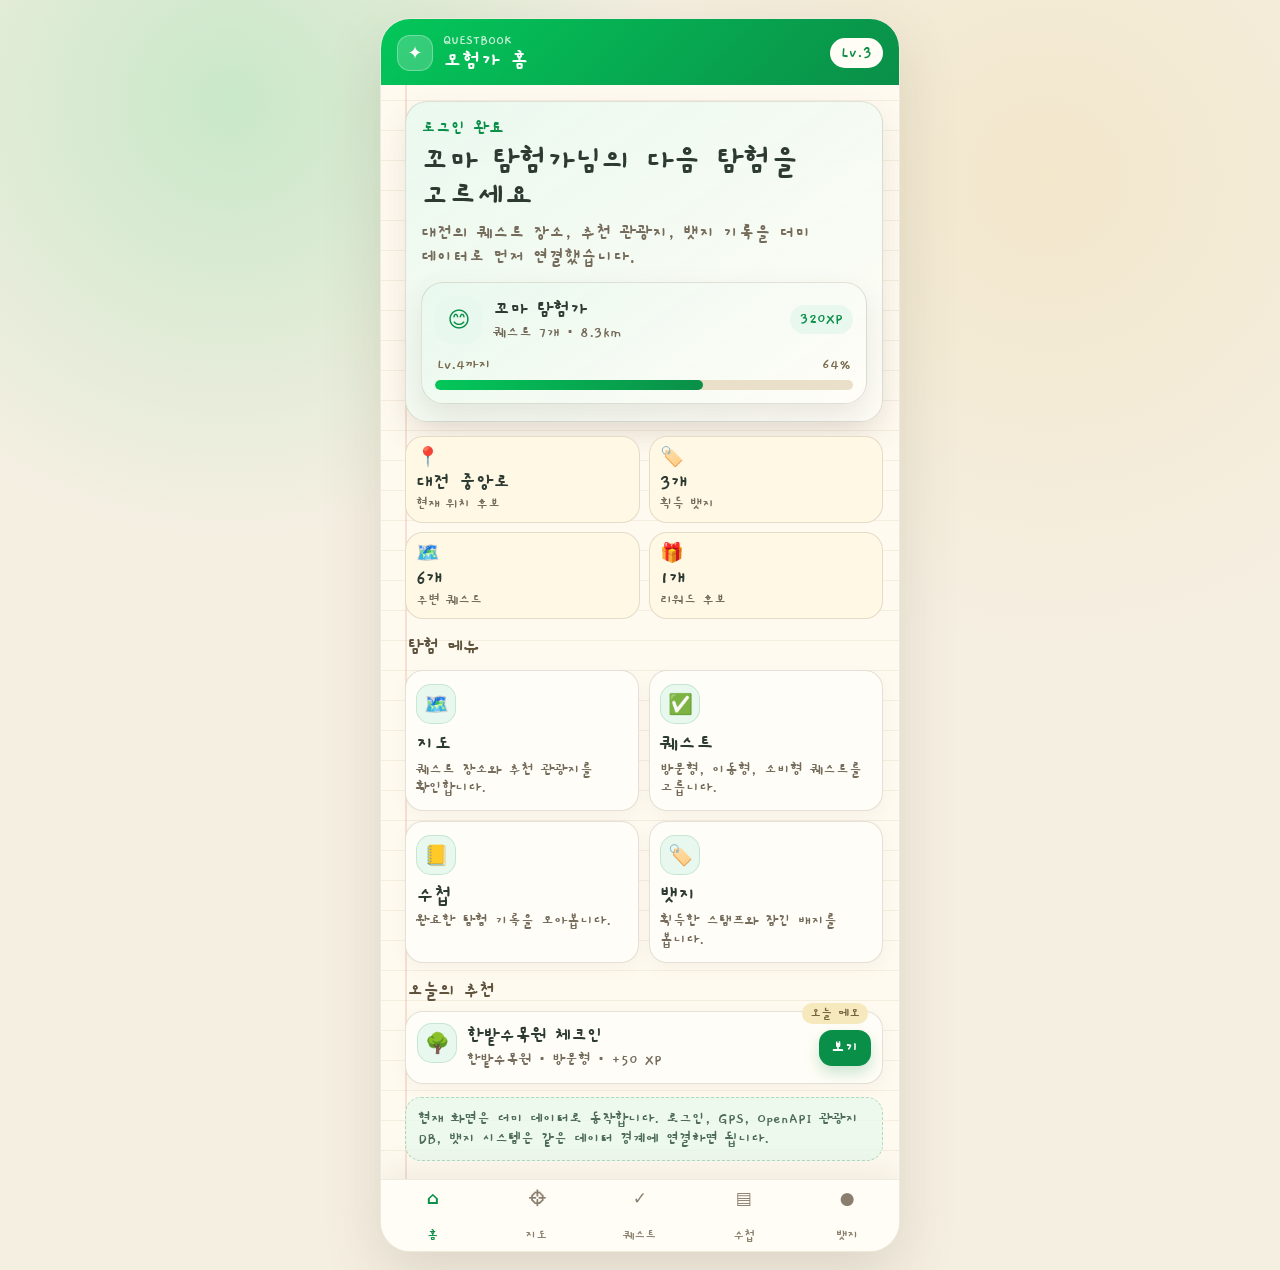
<file: index.html>
<!doctype html>
<!-- Questbook Daejeon 정적 모바일 웹 앱의 홈 페이지다. -->
<html lang="ko">
<head>
  <meta charset="utf-8" />
  <meta name="viewport" content="width=device-width, initial-scale=1" />
  <title>모험가의 수첩 | 홈</title>
  <link rel="stylesheet" href="assets/css/base.css" />
  <link rel="stylesheet" href="assets/css/components.css" />
  <link rel="stylesheet" href="assets/css/pages.css" />
</head>
<body data-page="home">
  <div class="app-shell">
    <header class="app-header">
      <span class="app-mark" data-app-icon>✦</span>
      <div class="app-title-group">
        <span class="app-eyebrow" data-app-eyebrow>QUESTBOOK</span>
        <strong class="app-title" data-app-title>모험가 홈</strong>
      </div>
      <span class="level-pill" data-user-level>Lv.3</span>
    </header>

    <main class="app-main">
      <section class="hero-panel">
        <p class="page-kicker">로그인 완료</p>
        <h1 class="page-title"><span data-user-name>꼬마 탐험가</span>님의 다음 탐험을 고르세요</h1>
        <p class="page-copy">대전의 퀘스트 장소, 추천 관광지, 뱃지 기록을 더미 데이터로 먼저 연결했습니다.</p>
        <div class="soft-panel home-summary-grid">
          <div class="status-row">
            <span class="avatar" data-user-avatar>😊</span>
            <div class="status-copy">
              <div class="status-name" data-user-name>꼬마 탐험가</div>
              <div class="status-meta" data-user-summary>퀘스트 7개 · 8.3km</div>
            </div>
            <span class="xp-chip" data-user-xp>320XP</span>
          </div>
          <div class="progress-caption">
            <span data-next-level>Lv.4까지</span>
            <span data-user-progress>64%</span>
          </div>
          <div class="progress-bar"><div class="progress-fill" data-user-progress-fill style="width:64%"></div></div>
        </div>
      </section>

      <section class="metric-grid home-metrics" aria-label="탐험 상태 요약">
        <article class="metric-card"><span class="metric-icon">📍</span><strong data-location-name>대전 중앙로</strong><span>현재 위치 후보</span></article>
        <article class="metric-card"><span class="metric-icon">🏷️</span><strong data-earned-badge-count>3개</strong><span>획득 뱃지</span></article>
        <article class="metric-card"><span class="metric-icon">🗺️</span><strong data-nearby-quest-count>6개</strong><span>주변 퀘스트</span></article>
        <article class="metric-card"><span class="metric-icon">🎁</span><strong data-reward-count>1개</strong><span>리워드 후보</span></article>
      </section>

      <section aria-label="주요 화면 이동">
        <h2 class="section-title">탐험 메뉴</h2>
        <div class="quick-grid">
          <a class="feature-card" href="map.html"><span class="card-icon">🗺️</span><strong>지도</strong><span>퀘스트 장소와 추천 관광지를 확인합니다.</span></a>
          <a class="feature-card" href="quests.html"><span class="card-icon">✅</span><strong>퀘스트</strong><span>방문형, 이동형, 소비형 퀘스트를 고릅니다.</span></a>
          <a class="feature-card" href="notes.html"><span class="card-icon">📒</span><strong>수첩</strong><span>완료한 탐험 기록을 모아봅니다.</span></a>
          <a class="feature-card" href="badges.html"><span class="card-icon">🏷️</span><strong>뱃지</strong><span>획득한 스탬프와 잠긴 배지를 봅니다.</span></a>
        </div>
      </section>

      <section class="home-recommend" aria-label="오늘의 추천">
        <h2 class="section-title">오늘의 추천</h2>
        <div class="recommend-card" data-home-recommend></div>
        <p class="data-note">현재 화면은 더미 데이터로 동작합니다. 로그인, GPS, OpenAPI 관광지 DB, 뱃지 시스템은 같은 데이터 경계에 연결하면 됩니다.</p>
      </section>
    </main>

    <nav class="bottom-nav" data-bottom-nav aria-label="주요 화면 이동"></nav>
  </div>

  <script src="assets/js/mock-data.js"></script>
  <script src="assets/js/ui.js"></script>
  <script src="assets/js/main.js"></script>
</body>
</html>
</file>
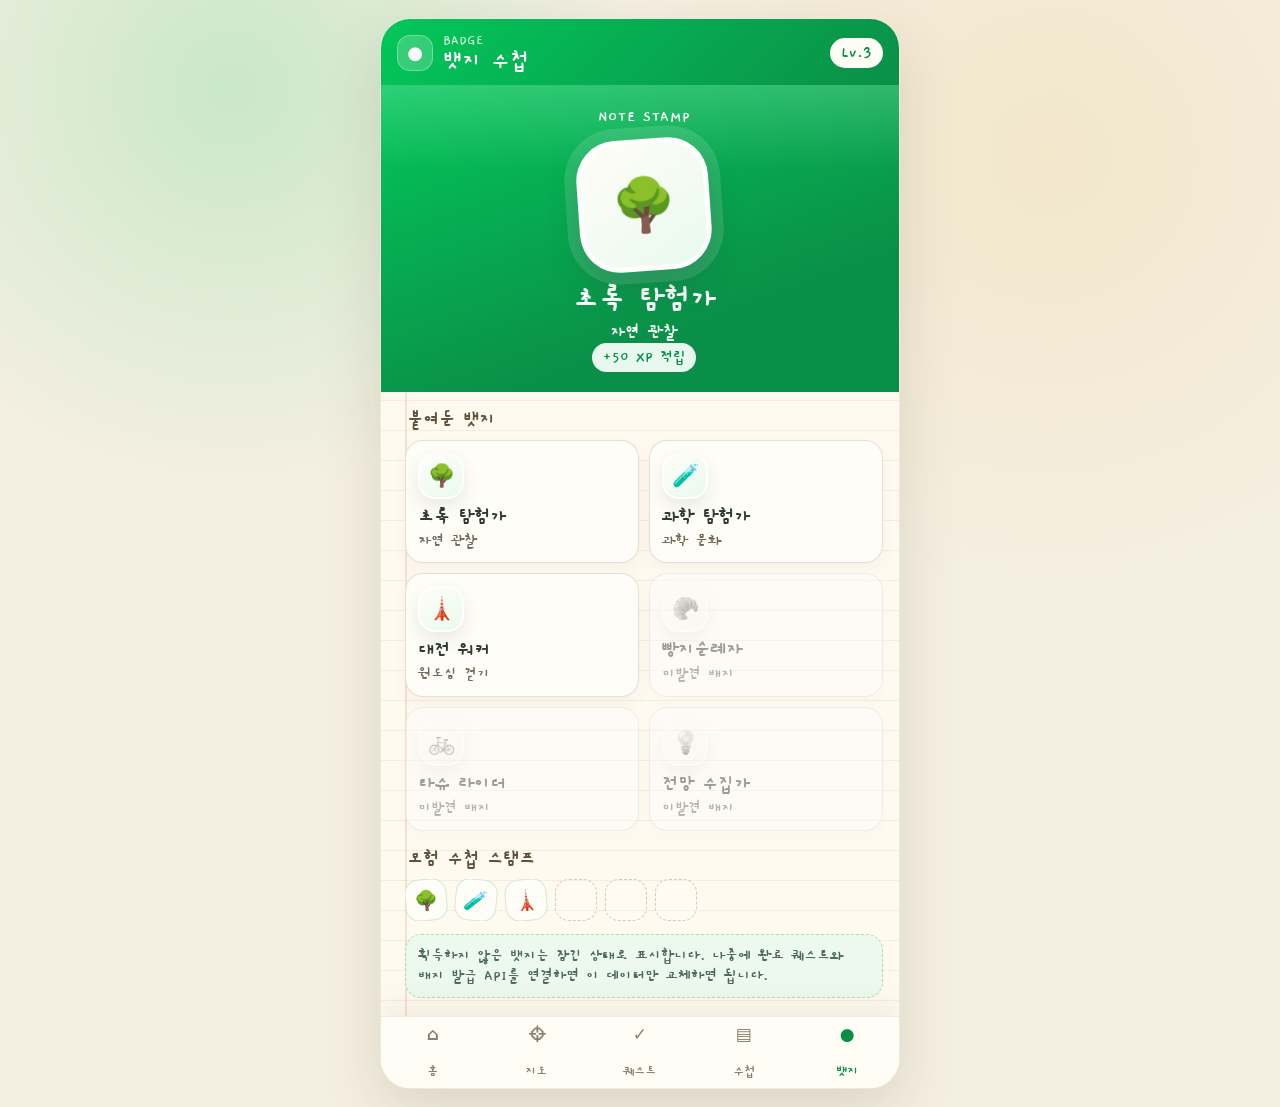
<file: badges.html>
<!doctype html>
<!-- Questbook Daejeon 정적 모바일 웹 앱의 뱃지 수첩 페이지다. -->
<html lang="ko">
<head>
  <meta charset="utf-8" />
  <meta name="viewport" content="width=device-width, initial-scale=1" />
  <title>모험가의 수첩 | 뱃지</title>
  <link rel="stylesheet" href="assets/css/base.css" />
  <link rel="stylesheet" href="assets/css/components.css" />
  <link rel="stylesheet" href="assets/css/pages.css" />
</head>
<body data-page="badges">
  <div class="app-shell">
    <header class="app-header">
      <span class="app-mark" data-app-icon>●</span>
      <div class="app-title-group">
        <span class="app-eyebrow" data-app-eyebrow>BADGE</span>
        <strong class="app-title" data-app-title>뱃지 수첩</strong>
      </div>
      <span class="level-pill" data-user-level>Lv.3</span>
    </header>

    <main class="app-main">
      <section class="badge-hero">
        <div class="badge-hero-label">NOTE STAMP</div>
        <div class="featured-badge" data-featured-badge-icon>🌳</div>
        <div class="badge-hero-title" data-featured-badge-name>초록 탐험가</div>
        <div class="badge-hero-sub" data-featured-badge-type>자연 관찰</div>
        <div class="xp-chip" data-featured-badge-xp>+50 XP 적립</div>
      </section>

      <section>
        <h1 class="section-title">붙여둔 뱃지</h1>
        <div class="badge-grid" data-badge-grid></div>
      </section>

      <section>
        <h2 class="section-title">모험 수첩 스탬프</h2>
        <div class="stamp-row" data-stamp-row></div>
        <p class="data-note">획득하지 않은 뱃지는 잠긴 상태로 표시합니다. 나중에 완료 퀘스트와 배지 발급 API를 연결하면 이 데이터만 교체하면 됩니다.</p>
      </section>
    </main>

    <nav class="bottom-nav" data-bottom-nav aria-label="주요 화면 이동"></nav>
  </div>

  <script src="assets/js/mock-data.js"></script>
  <script src="assets/js/ui.js"></script>
  <script src="assets/js/main.js"></script>
</body>
</html>
</file>
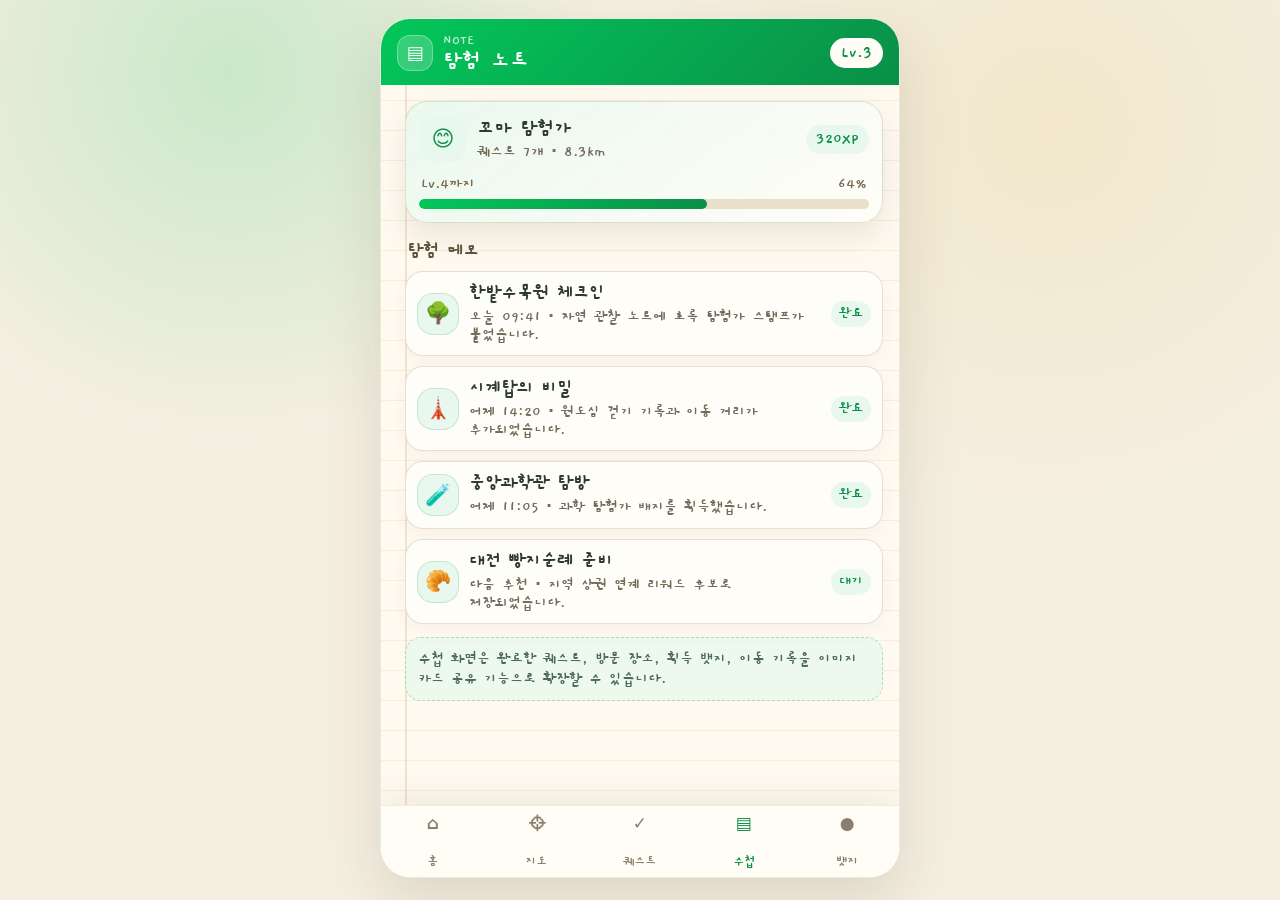
<file: notes.html>
<!doctype html>
<!-- Questbook Daejeon 정적 모바일 웹 앱의 탐험 노트 페이지다. -->
<html lang="ko">
<head>
  <meta charset="utf-8" />
  <meta name="viewport" content="width=device-width, initial-scale=1" />
  <title>모험가의 수첩 | 탐험 노트</title>
  <link rel="stylesheet" href="assets/css/base.css" />
  <link rel="stylesheet" href="assets/css/components.css" />
  <link rel="stylesheet" href="assets/css/pages.css" />
</head>
<body data-page="notes">
  <div class="app-shell">
    <header class="app-header">
      <span class="app-mark" data-app-icon>▤</span>
      <div class="app-title-group">
        <span class="app-eyebrow" data-app-eyebrow>NOTE</span>
        <strong class="app-title" data-app-title>탐험 노트</strong>
      </div>
      <span class="level-pill" data-user-level>Lv.3</span>
    </header>

    <main class="app-main">
      <section class="soft-panel">
        <div class="status-row">
          <span class="avatar" data-user-avatar>😊</span>
          <div class="status-copy">
            <div class="status-name" data-user-name>꼬마 탐험가</div>
            <div class="status-meta" data-user-summary>퀘스트 7개 · 8.3km</div>
          </div>
          <span class="xp-chip" data-user-xp>320XP</span>
        </div>
        <div class="progress-caption">
          <span data-next-level>Lv.4까지</span>
          <span data-user-progress>64%</span>
        </div>
        <div class="progress-bar"><div class="progress-fill" data-user-progress-fill style="width:64%"></div></div>
      </section>

      <section>
        <h1 class="section-title">탐험 메모</h1>
        <div class="note-list" data-note-list></div>
        <p class="data-note">수첩 화면은 완료한 퀘스트, 방문 장소, 획득 뱃지, 이동 기록을 이미지 카드 공유 기능으로 확장할 수 있습니다.</p>
      </section>
    </main>

    <nav class="bottom-nav" data-bottom-nav aria-label="주요 화면 이동"></nav>
  </div>

  <script src="assets/js/mock-data.js"></script>
  <script src="assets/js/ui.js"></script>
  <script src="assets/js/main.js"></script>
</body>
</html>
</file>
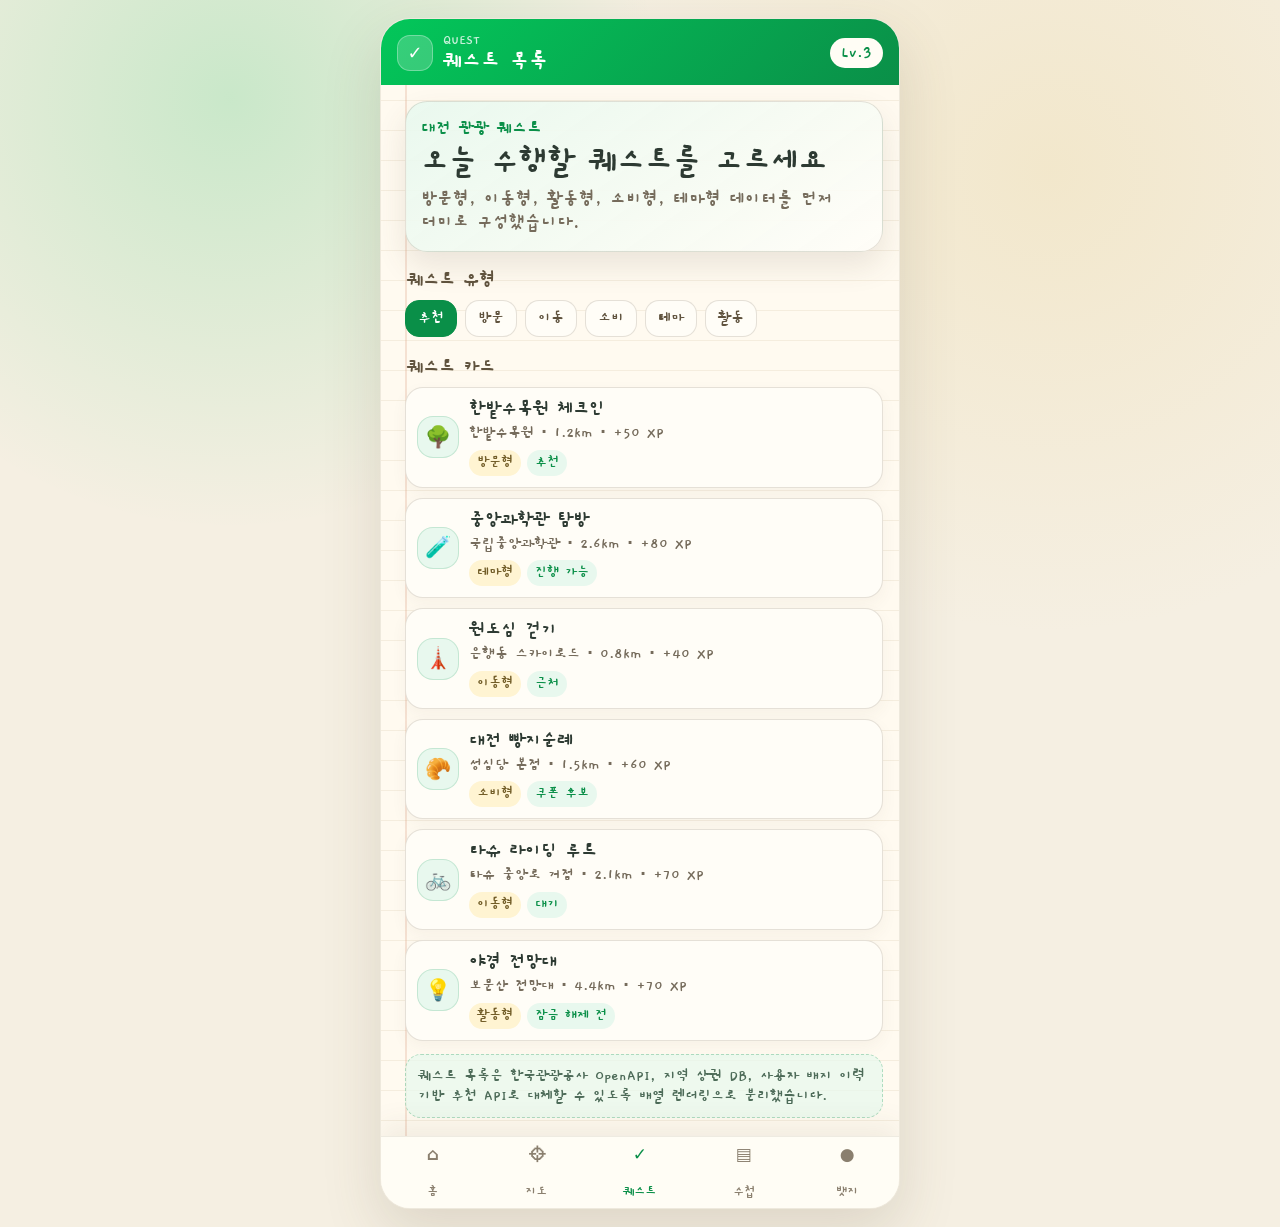
<file: quests.html>
<!doctype html>
<!-- Questbook Daejeon 정적 모바일 웹 앱의 퀘스트 목록 페이지다. -->
<html lang="ko">
<head>
  <meta charset="utf-8" />
  <meta name="viewport" content="width=device-width, initial-scale=1" />
  <title>모험가의 수첩 | 퀘스트</title>
  <link rel="stylesheet" href="assets/css/base.css" />
  <link rel="stylesheet" href="assets/css/components.css" />
  <link rel="stylesheet" href="assets/css/pages.css" />
</head>
<body data-page="quests">
  <div class="app-shell">
    <header class="app-header">
      <span class="app-mark" data-app-icon>✓</span>
      <div class="app-title-group">
        <span class="app-eyebrow" data-app-eyebrow>QUEST</span>
        <strong class="app-title" data-app-title>퀘스트 목록</strong>
      </div>
      <span class="level-pill" data-user-level>Lv.3</span>
    </header>

    <main class="app-main">
      <section class="hero-panel">
        <p class="page-kicker">대전 관광 퀘스트</p>
        <h1 class="page-title">오늘 수행할 퀘스트를 고르세요</h1>
        <p class="page-copy">방문형, 이동형, 활동형, 소비형, 테마형 데이터를 먼저 더미로 구성했습니다.</p>
      </section>

      <section aria-label="퀘스트 유형 필터">
        <h2 class="section-title">퀘스트 유형</h2>
        <div class="chip-row" data-quest-filters>
          <button class="chip-button is-active" type="button" data-filter-value="추천">추천</button>
          <button class="chip-button" type="button" data-filter-value="방문형">방문</button>
          <button class="chip-button" type="button" data-filter-value="이동형">이동</button>
          <button class="chip-button" type="button" data-filter-value="소비형">소비</button>
          <button class="chip-button" type="button" data-filter-value="테마형">테마</button>
          <button class="chip-button" type="button" data-filter-value="활동형">활동</button>
        </div>
      </section>

      <section aria-label="퀘스트 목록">
        <h2 class="section-title">퀘스트 카드</h2>
        <div class="quest-list" data-quest-list></div>
        <p class="data-note">퀘스트 목록은 한국관광공사 OpenAPI, 지역 상권 DB, 사용자 배지 이력 기반 추천 API로 대체할 수 있도록 배열 렌더링으로 분리했습니다.</p>
      </section>
    </main>

    <nav class="bottom-nav" data-bottom-nav aria-label="주요 화면 이동"></nav>
  </div>

  <script src="assets/js/mock-data.js"></script>
  <script src="assets/js/ui.js"></script>
  <script src="assets/js/main.js"></script>
</body>
</html>
</file>
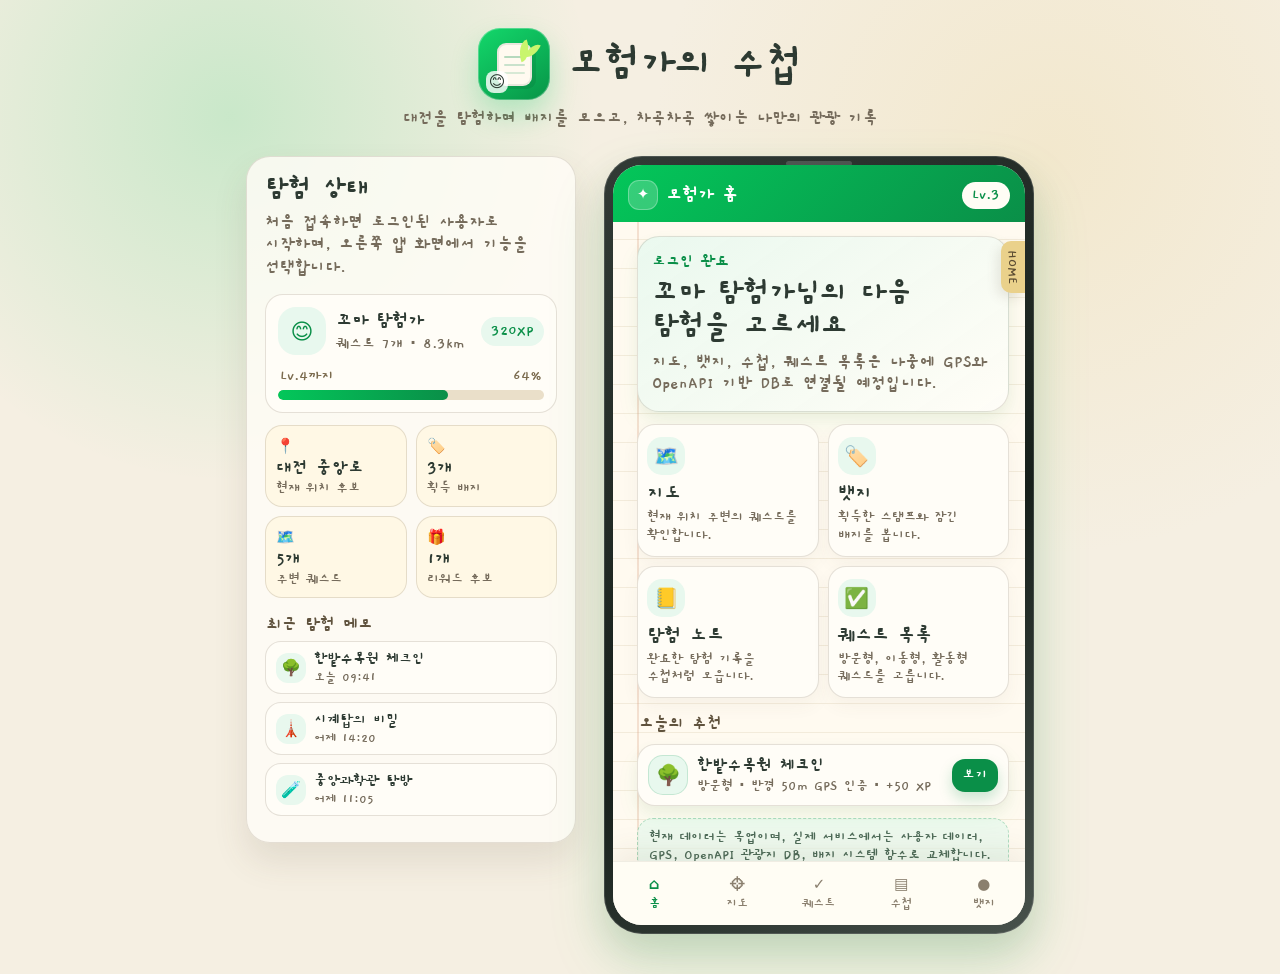
<file: 모험가의_수첩_3단_목업.html>
<!doctype html>
<!-- 모험가의 수첩 정적 MVP 목업 파일: 로그인된 사용자 홈, 지도, 뱃지, 탐험 노트, 퀘스트 목록 화면을 단일 HTML 안에서 전환한다. -->
<html lang="ko">
<head>
<meta charset="utf-8" />
<meta name="viewport" content="width=device-width, initial-scale=1" />
<title>모험가의 수첩 MVP</title>
<style>
@import url('https://fonts.googleapis.com/css2?family=Gaegu:wght@400;700&display=swap');

:root {
  --ink: #2d3a32; /* 주요 본문과 제목에 쓰는 잉크색이다. */
  --sub: #756b5b; /* 보조 설명 문구에 쓰는 갈색 계열 색이다. */
  --paper: #fffaf0; /* 화면의 기본 종이 배경색이다. */
  --paper-2: #fffdf7; /* 카드와 입력 영역의 밝은 종이색이다. */
  --paper-line: #eadfcb; /* 수첩 줄무늬에 쓰는 선 색이다. */
  --green: #03c75a; /* 브랜드의 밝은 초록색이다. */
  --green-dark: #0a8f48; /* 버튼과 강조 요소에 쓰는 진한 초록색이다. */
  --green-soft: #e8f8ee; /* 배지와 아이콘 배경에 쓰는 연한 초록색이다. */
  --green-mid: #70bd88; /* 지도 마커의 중간 초록색이다. */
  --gold: #ead18b; /* 페이지 탭과 리워드 강조에 쓰는 금색이다. */
  --clay: #d39172; /* 활동형 퀘스트 강조에 쓰는 점토색이다. */
  --lavender: #9d91bf; /* 전망과 테마형 요소에 쓰는 보라색이다. */
  --road: rgba(135, 122, 96, .25); /* 지도 도로 표현에 쓰는 반투명 색이다. */
  --line: rgba(94, 78, 54, .16); /* 카드 테두리에 쓰는 얇은 선 색이다. */
  --shadow-soft: 0 18px 34px rgba(94, 78, 54, .12); /* 카드와 기기 프레임의 부드러운 그림자다. */
}

* { box-sizing: border-box; }

body {
  margin: 0;
  min-height: 100vh;
  font-family: 'Gaegu', 'Noto Sans KR', system-ui, sans-serif;
  color: var(--ink);
  word-break: keep-all;
  overflow-wrap: normal;
  background:
    radial-gradient(circle at 18% 12%, rgba(3, 199, 90, .18), transparent 27%),
    radial-gradient(circle at 82% 16%, rgba(234, 209, 139, .24), transparent 30%),
    #f5efe2;
}

button { font: inherit; }

.adv-wrap {
  width: min(1120px, 100%);
  margin: 0 auto;
  padding: 28px 20px 40px;
}

.brand-head {
  display: flex;
  justify-content: center;
  align-items: center;
  gap: 18px;
  margin-bottom: 8px;
}

.app-icon {
  width: 72px;
  height: 72px;
  position: relative;
  border-radius: 22px;
  background: linear-gradient(145deg, #13d86b, #079447);
  box-shadow: 0 14px 28px rgba(3, 199, 90, .24), inset 0 0 0 1px rgba(255, 255, 255, .28);
}

.icon-page {
  position: absolute;
  left: 19px;
  top: 15px;
  width: 35px;
  height: 43px;
  border-radius: 9px;
  background: #fffaf0;
  box-shadow: inset 0 0 0 2px rgba(45, 58, 50, .1), 4px 3px 0 rgba(0, 0, 0, .08);
}

.icon-page::before {
  content: '';
  position: absolute;
  left: 7px;
  right: 7px;
  top: 13px;
  height: 2px;
  border-radius: 99px;
  background: rgba(10, 143, 72, .3);
  box-shadow: 0 8px 0 rgba(10, 143, 72, .22), 0 16px 0 rgba(10, 143, 72, .16);
}

.icon-leaf {
  position: absolute;
  right: 12px;
  top: 11px;
  width: 22px;
  height: 22px;
  transform: rotate(-18deg);
}

.icon-leaf::before,
.icon-leaf::after {
  content: '';
  position: absolute;
  border-radius: 100% 0 100% 0;
  background: #c9f56d;
}

.icon-leaf::before { width: 12px; height: 20px; left: 2px; top: 1px; }
.icon-leaf::after { width: 10px; height: 17px; right: 1px; top: 5px; transform: rotate(44deg); }

.icon-face {
  position: absolute;
  left: 8px;
  bottom: 7px;
  width: 22px;
  height: 22px;
  display: grid;
  place-items: center;
  border-radius: 8px;
  background: rgba(255, 255, 255, .82);
  font-family: system-ui, sans-serif;
  font-size: 16px;
  line-height: 1;
}

.mock-title {
  margin: 0;
  font-size: clamp(32px, 3.4vw, 46px);
  line-height: .98;
  font-weight: 700;
}

.mock-subtitle {
  margin: 0 0 26px;
  text-align: center;
  color: var(--sub);
  font-size: 18px;
  line-height: 1.2;
  font-weight: 700;
}

.app-shell {
  display: grid;
  grid-template-columns: minmax(270px, 330px) minmax(320px, 430px);
  justify-content: center;
  align-items: start;
  gap: 28px;
}

.overview-panel {
  width: 100%;
  padding: 18px;
  border: 1px solid var(--line);
  border-radius: 24px;
  background: rgba(255, 253, 247, .82);
  box-shadow: var(--shadow-soft);
}

.overview-title { margin: 0 0 8px; font-size: 28px; line-height: 1; }
.overview-copy { margin: 0 0 16px; color: var(--sub); font-size: 18px; line-height: 1.25; font-weight: 700; }
.status-card { padding: 12px; border: 1px solid var(--line); border-radius: 18px; background: var(--paper-2); }
.status-row { display: flex; align-items: center; gap: 10px; }
.avatar, .nav-icon, .quest-icon, .badge-icon, .note-icon, .stamp, .marker-pin span, .mc-icon, .badge-circle, .metric-icon { font-family: system-ui, 'Apple Color Emoji', 'Segoe UI Emoji', sans-serif; }
.avatar { width: 48px; height: 48px; flex: 0 0 auto; display: grid; place-items: center; border-radius: 18px; background: var(--green-soft); color: var(--green-dark); font-size: 22px; font-weight: 700; }
.status-copy { min-width: 0; flex: 1; }
.status-name { font-size: 20px; line-height: 1; font-weight: 700; white-space: nowrap; }
.status-meta { margin-top: 5px; color: var(--sub); font-size: 16px; line-height: 1; font-weight: 700; white-space: nowrap; }
.xp-chip { padding: 6px 10px 7px; border-radius: 999px; background: var(--green-soft); color: var(--green-dark); font-size: 16px; line-height: 1; font-weight: 700; white-space: nowrap; }
.xp-caption { display: flex; justify-content: space-between; margin: 13px 2px 6px; color: #7a6a4d; font-size: 16px; line-height: 1; font-weight: 700; }
.xp-bar { height: 10px; overflow: hidden; border-radius: 999px; background: #eadfc9; }
.xp-fill { height: 100%; border-radius: inherit; background: linear-gradient(90deg, var(--green), var(--green-dark)); }
.side-metrics { display: grid; grid-template-columns: repeat(2, minmax(0, 1fr)); gap: 9px; margin-top: 12px; }
.metric { min-height: 72px; padding: 10px; border: 1px solid var(--line); border-radius: 17px; background: #fff8e5; }
.metric-icon { display: block; margin-bottom: 5px; font-size: 18px; line-height: 1; }
.metric b { display: block; font-size: 19px; line-height: 1; }
.metric span { display: block; margin-top: 3px; color: var(--sub); font-size: 15px; line-height: 1; font-weight: 700; }
.side-list-title { margin: 17px 2px 8px; color: #5f523d; font-size: 18px; line-height: 1; font-weight: 700; }
.side-note { display: flex; align-items: center; gap: 8px; margin-bottom: 8px; padding: 9px 10px; border: 1px solid var(--line); border-radius: 16px; background: var(--paper-2); }
.side-note span:first-child { width: 30px; height: 30px; flex: 0 0 auto; display: grid; place-items: center; border-radius: 12px; background: var(--green-soft); font-family: system-ui, 'Apple Color Emoji', 'Segoe UI Emoji', sans-serif; }
.side-note b { display: block; font-size: 16px; line-height: 1; }
.side-note small { display: block; margin-top: 3px; color: var(--sub); font-size: 14px; line-height: 1; font-weight: 700; }

.device {
  width: min(430px, 100%);
  border-radius: 38px;
  padding: 9px;
  position: relative;
  background: linear-gradient(145deg, #323b36, #17201b 58%, #48524c);
  box-shadow: 0 28px 58px rgba(3, 199, 90, .15), 0 18px 34px rgba(94, 78, 54, .14), inset 0 0 0 1px rgba(255, 255, 255, .14);
}

.device::before { content: ''; position: absolute; top: 5px; left: 50%; width: 66px; height: 5px; border-radius: 99px; background: rgba(255, 255, 255, .16); transform: translateX(-50%); }
.screen { height: 760px; overflow: hidden; border-radius: 29px; background: var(--paper); position: relative; }
.screen::before { content: ''; position: absolute; inset: 57px 0 64px; background: linear-gradient(var(--paper-line) 1px, transparent 1px) 0 17px / 100% 29px; opacity: .56; pointer-events: none; }
.screen::after { content: ''; position: absolute; top: 57px; bottom: 64px; left: 24px; width: 2px; background: rgba(211, 145, 114, .25); pointer-events: none; }
.hdr { min-height: 57px; padding: 14px 15px 10px; display: flex; align-items: center; gap: 8px; color: #fff; background: linear-gradient(135deg, var(--green), var(--green-dark)); }
.hdr-mark { width: 30px; height: 30px; flex: 0 0 auto; border-radius: 11px; display: grid; place-items: center; background: rgba(255, 255, 255, .2); border: 1px solid rgba(255, 255, 255, .28); font-size: 15px; line-height: 1; font-weight: 700; }
.hdr-title { flex: 1; min-width: 0; font-size: 20px; line-height: 1; font-weight: 700; color: #fff; white-space: nowrap; }
.hdr-lv { padding: 5px 10px 6px; flex: 0 0 auto; border-radius: 999px; background: #fffdf5; color: var(--green-dark); font-size: 16px; line-height: 1; font-weight: 700; white-space: nowrap; }
.page-tag { position: absolute; right: 0; top: 76px; z-index: 4; padding: 9px 5px; border-radius: 10px 0 0 10px; background: var(--gold); color: #5b4c32; font-size: 14px; line-height: 1; font-weight: 700; writing-mode: vertical-rl; box-shadow: -4px 5px 12px rgba(94, 78, 54, .12); }
.screen-view { position: absolute; inset: 57px 0 64px; z-index: 1; display: none; overflow-y: auto; scrollbar-width: none; }
.screen-view::-webkit-scrollbar { display: none; }
.screen-view.active { display: block; }
.content-pad { padding: 14px 16px 22px 24px; }

.home-hero { padding: 16px 14px; border: 1px solid var(--line); border-radius: 22px; background: linear-gradient(145deg, rgba(232, 248, 238, .9), rgba(255, 253, 247, .94)), var(--paper-2); box-shadow: 0 12px 24px rgba(3, 199, 90, .06), 0 5px 12px rgba(94, 78, 54, .05); }
.home-kicker { margin: 0 0 7px; color: var(--green-dark); font-size: 17px; line-height: 1; font-weight: 700; }
.home-title { margin: 0; font-size: 32px; line-height: 1.03; }
.home-summary { margin: 9px 0 0; color: var(--sub); font-size: 18px; line-height: 1.22; font-weight: 700; }
.quick-grid { display: grid; grid-template-columns: repeat(2, minmax(0, 1fr)); gap: 9px; margin-top: 12px; }
.feature-btn { min-height: 118px; padding: 12px 9px; border: 1px solid var(--line); border-radius: 18px; text-align: left; color: inherit; background: var(--paper-2); box-shadow: 0 8px 18px rgba(94, 78, 54, .05); cursor: pointer; }
.feature-btn:focus-visible, .tab:focus-visible, .mc-btn:focus-visible, .next-btn:focus-visible { outline: 3px solid rgba(3, 199, 90, .36); outline-offset: 2px; }
.feature-btn:hover { transform: translateY(-1px); box-shadow: 0 11px 20px rgba(94, 78, 54, .08); }
.nav-icon { width: 38px; height: 38px; display: grid; place-items: center; margin-bottom: 8px; border-radius: 15px; background: var(--green-soft); color: var(--green-dark); font-size: 20px; }
.feature-btn b { display: block; font-size: 21px; line-height: 1; }
.feature-btn span:not(.nav-icon) { display: block; margin-top: 5px; color: var(--sub); font-size: 15px; line-height: 1.15; font-weight: 700; }
.section-label { margin: 16px 2px 9px; color: #5f523d; font-size: 18px; line-height: 1; font-weight: 700; }

.map-area { height: 376px; position: relative; overflow: hidden; background: linear-gradient(90deg, rgba(255, 255, 255, .55) 1px, transparent 1px) 0 0 / 38px 38px, linear-gradient(0deg, rgba(255, 255, 255, .55) 1px, transparent 1px) 0 0 / 38px 38px, linear-gradient(160deg, #e7f8ed 0%, #fffaf0 49%, #eef7e6 100%); }
.path { position: absolute; background: var(--road); border-radius: 99px; }
.river { position: absolute; width: 170px; height: 30px; border-radius: 999px; background: linear-gradient(90deg, #b5ded5, #7fc7af); box-shadow: 0 0 0 9px rgba(3, 199, 90, .09); }
.park-area { position: absolute; border-radius: 20px; background: rgba(3, 199, 90, .15); border: 1px dashed rgba(10, 143, 72, .36); }
.park-label { position: absolute; color: #38704f; font-size: 16px; line-height: 1; font-weight: 700; white-space: nowrap; }
.marker { position: absolute; display: flex; flex-direction: column; align-items: center; filter: drop-shadow(0 6px 8px rgba(45, 58, 50, .16)); }
.marker-pin { width: 35px; height: 35px; border-radius: 50% 50% 50% 9px; display: grid; place-items: center; border: 3px solid rgba(255, 255, 255, .96); transform: rotate(-45deg); }
.marker-pin span { color: #fff; font-size: 15px; line-height: 1; font-weight: 700; transform: rotate(45deg); }
.marker-label { margin-top: 6px; padding: 4px 8px 5px; border-radius: 999px; background: rgba(255, 253, 245, .94); font-size: 15px; line-height: 1; font-weight: 700; white-space: nowrap; }
.my-dot { position: absolute; width: 17px; height: 17px; border-radius: 50%; background: var(--green-dark); border: 3px solid #fff; box-shadow: 0 0 0 9px rgba(3, 199, 90, .18); }
.map-legend { position: absolute; right: 10px; bottom: 10px; padding: 8px 9px; border-radius: 12px; background: rgba(255, 253, 245, .91); border: 1px solid var(--line); color: #5f655d; font-size: 15px; line-height: 1.25; font-weight: 700; white-space: nowrap; }

.map-card, .notice-card { position: relative; z-index: 1; margin-top: 12px; padding: 10px; display: flex; align-items: center; gap: 9px; background: var(--paper-2); border: 1px solid var(--line); border-radius: 18px; box-shadow: 0 12px 24px rgba(3, 199, 90, .06), 0 5px 12px rgba(94, 78, 54, .05); }
.map-card::before { content: '오늘 메모'; position: absolute; right: 14px; top: -9px; padding: 3px 8px 4px; border-radius: 999px; background: #f5e9bd; color: #74633e; font-size: 14px; line-height: 1; font-weight: 700; white-space: nowrap; }
.mc-icon, .note-icon, .quest-icon, .badge-icon { width: 40px; height: 40px; flex: 0 0 auto; border-radius: 15px; display: grid; place-items: center; background: var(--green-soft); color: var(--green-dark); border: 1px solid rgba(10, 143, 72, .16); font-size: 20px; line-height: 1; font-weight: 700; }
.mc-copy, .note-copy, .quest-copy { flex: 1; min-width: 0; }
.mc-title, .note-title, .quest-title, .badge-name { color: var(--ink); font-size: 18px; line-height: 1.05; font-weight: 700; white-space: nowrap; }
.mc-sub, .note-sub, .quest-sub, .badge-subtext { margin-top: 4px; color: var(--sub); font-size: 15px; line-height: 1.08; font-weight: 700; }
.mc-btn, .next-btn { flex: 0 0 auto; border: 0; padding: 8px 10px 9px; border-radius: 13px; background: var(--green-dark); color: #fff; font-size: 16px; line-height: 1; font-weight: 700; white-space: nowrap; box-shadow: 0 7px 14px rgba(10, 143, 72, .21); cursor: pointer; }
.quest-strip { position: relative; z-index: 1; display: grid; grid-template-columns: repeat(3, 1fr); gap: 8px; margin-top: 11px; }
.quest-mini { min-height: 70px; padding: 8px 4px; text-align: center; background: var(--paper-2); border: 1px solid var(--line); border-radius: 16px; box-shadow: 0 4px 12px rgba(94, 78, 54, .04); transform: rotate(-1deg); }
.quest-mini:nth-child(2) { transform: rotate(1deg); }
.quest-mini span { display: block; font-family: system-ui, 'Apple Color Emoji', 'Segoe UI Emoji', sans-serif; font-size: 20px; line-height: 1; }
.quest-mini b { display: block; margin: 5px 0 2px; color: var(--ink); font-size: 16px; line-height: 1; font-weight: 700; white-space: nowrap; }
.quest-mini small { color: var(--green-dark); font-size: 14px; line-height: 1; font-weight: 700; white-space: nowrap; }

.badge-hero { margin: 0; padding: 22px 16px 18px; text-align: center; border-radius: 0 0 28px 28px; background: linear-gradient(180deg, rgba(255, 255, 255, .16), transparent 25%), linear-gradient(160deg, var(--green), var(--green-dark) 72%); }
.badge-hero-label { color: #fff; font-size: 16px; line-height: 1; font-weight: 700; letter-spacing: .04em; }
.badge-circle { width: 124px; height: 124px; margin: 13px auto 12px; border-radius: 38px; display: grid; place-items: center; color: var(--green-dark); background: linear-gradient(145deg, #fffdf7, #e9faef); border: 5px solid rgba(255, 255, 255, .9); box-shadow: 0 18px 32px rgba(45, 58, 50, .17), 0 0 0 12px rgba(255, 255, 255, .13); font-size: 48px; line-height: 1; font-weight: 700; transform: rotate(-4deg); }
.badge-hero-name { color: #fff; font-size: 30px; line-height: 1; font-weight: 700; white-space: nowrap; }
.badge-hero-type { margin-top: 7px; color: #eefbf3; font-size: 17px; line-height: 1.1; font-weight: 700; white-space: nowrap; }
.xp-pill { display: inline-flex; align-items: center; justify-content: center; margin: 13px 0 5px; padding: 8px 16px 9px; border-radius: 999px; background: var(--paper-2); color: var(--green-dark); font-size: 17px; line-height: 1; font-weight: 700; white-space: nowrap; box-shadow: 0 8px 16px rgba(45, 58, 50, .12); }
.badge-grid { display: grid; grid-template-columns: repeat(2, minmax(0, 1fr)); gap: 9px; }
.badge-item { min-height: 89px; padding: 10px; border: 1px solid var(--line); border-radius: 18px; background: var(--paper-2); box-shadow: 0 4px 12px rgba(94, 78, 54, .04); }
.badge-item.locked { opacity: .48; filter: grayscale(1); }
.badge-icon { margin-bottom: 7px; }
.stamp-title { margin: 16px 0 8px; color: #5f523d; font-size: 18px; line-height: 1; font-weight: 700; }
.stamp-row { display: flex; gap: 8px; }
.stamp { width: 38px; height: 38px; display: grid; place-items: center; border-radius: 13px; font-size: 18px; line-height: 1; font-weight: 700; }
.stamp.done { color: var(--green-dark); background: var(--paper-2); border: 1px solid rgba(10, 143, 72, .18); transform: rotate(-5deg); }
.stamp.done:nth-child(2n) { transform: rotate(6deg); }
.stamp.empty { background: rgba(255, 255, 255, .18); border: 1px dashed rgba(94, 78, 54, .28); }

.notes-profile { display: flex; align-items: center; gap: 9px; padding: 11px; border-radius: 20px; background: var(--paper-2); border: 1px solid var(--line); box-shadow: 0 12px 24px rgba(3, 199, 90, .05), 0 4px 12px rgba(94, 78, 54, .04); }
.notes-log, .quest-list { display: grid; gap: 9px; }
.note-item, .quest-item { display: flex; align-items: center; gap: 9px; padding: 10px; border-radius: 17px; background: var(--paper-2); border: 1px solid var(--line); box-shadow: 0 4px 12px rgba(94, 78, 54, .04); }
.note-badge, .quest-state { flex: 0 0 auto; margin-left: auto; padding: 5px 8px 6px; border-radius: 999px; background: var(--green-soft); color: var(--green-dark); font-size: 15px; line-height: 1; font-weight: 700; white-space: nowrap; }
.quest-top { display: flex; gap: 8px; align-items: center; margin-bottom: 12px; }
.quest-filter { flex: 1; padding: 9px 10px; border: 1px solid var(--line); border-radius: 14px; background: var(--paper-2); color: #5f523d; font-size: 16px; line-height: 1; font-weight: 700; text-align: center; }
.quest-filter.on { background: var(--green-dark); color: #fff; border-color: var(--green-dark); }
.quest-tag { display: inline-flex; margin-top: 5px; padding: 4px 7px 5px; border-radius: 999px; background: #fff4d2; color: #725d28; font-size: 14px; line-height: 1; font-weight: 700; }
.data-note { margin: 12px 0 0; padding: 10px 11px; border: 1px dashed rgba(10, 143, 72, .28); border-radius: 16px; background: rgba(232, 248, 238, .72); color: #4d6b58; font-size: 15px; line-height: 1.2; font-weight: 700; }

.tabbar { position: absolute; left: 0; right: 0; bottom: 0; z-index: 5; height: 64px; display: grid; grid-template-columns: repeat(5, 1fr); align-items: center; background: rgba(255, 253, 245, .96); border-top: 1px solid rgba(94, 78, 54, .09); box-shadow: 0 -12px 28px rgba(94, 78, 54, .08); }
.tab { min-width: 0; border: 0; text-align: center; color: #8a7f6e; background: transparent; font-size: 14px; line-height: 1; font-weight: 700; white-space: nowrap; cursor: pointer; }
.tab i { display: block; margin-bottom: 4px; font-family: system-ui, 'Apple Color Emoji', 'Segoe UI Emoji', sans-serif; font-style: normal; font-size: 15px; line-height: 1; }
.tab.on { color: var(--green-dark); }

@media (max-width: 880px) {
  .brand-head { flex-direction: column; gap: 10px; }
  .app-shell { grid-template-columns: 1fr; justify-items: center; }
  .overview-panel { width: min(430px, 100%); }
}

@media (max-width: 460px) {
  .adv-wrap { padding: 18px 10px 28px; }
  .mock-subtitle { font-size: 16px; }
  .device { border-radius: 31px; padding: 7px; }
  .screen { height: 720px; border-radius: 24px; }
  .content-pad { padding: 12px 13px 22px 20px; }
  .home-title { font-size: 28px; }
  .feature-btn { min-height: 112px; }
  .map-area { height: 330px; }
  .mc-title, .note-title, .quest-title, .badge-name { font-size: 16px; }
  .mc-sub, .note-sub, .quest-sub, .badge-subtext { font-size: 14px; }
  .tab { font-size: 13px; }
}
</style>
</head>
<body>
<main class="adv-wrap">
  <div class="brand-head">
    <div class="app-icon" aria-label="모험가의 수첩 앱 아이콘"><div class="icon-page"></div><div class="icon-leaf"></div><div class="icon-face">😊</div></div>
    <h1 class="mock-title">모험가의 수첩</h1>
  </div>
  <p class="mock-subtitle">대전을 탐험하며 배지를 모으고, 차곡차곡 쌓이는 나만의 관광 기록</p>

  <section class="app-shell" aria-label="모험가의 수첩 정적 앱 목업">
    <aside class="overview-panel" aria-label="현재 로그인 사용자 요약">
      <h2 class="overview-title">탐험 상태</h2>
      <p class="overview-copy">처음 접속하면 로그인된 사용자로 시작하며, 오른쪽 앱 화면에서 기능을 선택합니다.</p>
      <div class="status-card"><div class="status-row"><div class="avatar" data-user-avatar>😊</div><div class="status-copy"><div class="status-name" data-user-nickname>꼬마 탐험가</div><div class="status-meta" data-user-summary>퀘스트 7개 · 8.3km</div></div><div class="xp-chip" data-user-xp>320XP</div></div><div class="xp-caption"><span data-next-level-label>Lv.4까지</span><span data-user-progress>64%</span></div><div class="xp-bar"><div class="xp-fill" data-user-progress-bar style="width:64%"></div></div></div>
      <div class="side-metrics"><div class="metric"><span class="metric-icon">📍</span><b data-location-name>대전 중앙로</b><span>현재 위치 후보</span></div><div class="metric"><span class="metric-icon">🏷️</span><b data-badge-count>3개</b><span>획득 배지</span></div><div class="metric"><span class="metric-icon">🗺️</span><b data-nearby-count>4개</b><span>주변 퀘스트</span></div><div class="metric"><span class="metric-icon">🎁</span><b>1개</b><span>리워드 후보</span></div></div>
      <div class="side-list-title">최근 탐험 메모</div>
      <div data-side-notes></div>
    </aside>

    <div class="device" aria-label="모바일 앱 미리보기">
      <div class="screen">
        <header class="hdr"><span class="hdr-mark" data-header-icon>✦</span><span class="hdr-title" data-header-title>모험가 홈</span><span class="hdr-lv" data-header-level>Lv.3</span></header>
        <div class="page-tag" data-page-tag>HOME</div>

        <section class="screen-view active" data-view="home" aria-label="홈 화면"><div class="content-pad"><div class="home-hero"><p class="home-kicker">로그인 완료</p><h2 class="home-title"><span data-home-nickname>꼬마 탐험가</span>님의 다음 탐험을 고르세요</h2><p class="home-summary">지도, 뱃지, 수첩, 퀘스트 목록은 나중에 GPS와 OpenAPI 기반 DB로 연결될 예정입니다.</p></div><div class="quick-grid"><button class="feature-btn" type="button" data-screen="map"><span class="nav-icon">🗺️</span><b>지도</b><span>현재 위치 주변의 퀘스트를 확인합니다.</span></button><button class="feature-btn" type="button" data-screen="badges"><span class="nav-icon">🏷️</span><b>뱃지</b><span>획득한 스탬프와 잠긴 배지를 봅니다.</span></button><button class="feature-btn" type="button" data-screen="notes"><span class="nav-icon">📒</span><b>탐험 노트</b><span>완료한 탐험 기록을 수첩처럼 모읍니다.</span></button><button class="feature-btn" type="button" data-screen="quests"><span class="nav-icon">✅</span><b>퀘스트 목록</b><span>방문형, 이동형, 활동형 퀘스트를 고릅니다.</span></button></div><div class="section-label">오늘의 추천</div><div class="notice-card"><div class="mc-icon">🌳</div><div class="mc-copy"><div class="mc-title" data-recommend-title>한밭수목원 체크인</div><div class="mc-sub" data-recommend-summary>자연 관찰 · 반경 50m 인증 · +50 XP</div></div><button class="mc-btn" type="button" data-screen="map">보기</button></div><p class="data-note">현재 데이터는 목업이며, 실제 서비스에서는 사용자 데이터, GPS, OpenAPI 관광지 DB, 배지 시스템 함수로 교체합니다.</p></div></section>

        <section class="screen-view" data-view="map" aria-label="지도 화면"><div class="map-area"><div class="river" style="top:295px;left:-28px;transform:rotate(-9deg)"></div><div class="path" style="top:0;bottom:0;left:202px;width:8px"></div><div class="path" style="top:152px;left:0;right:0;height:8px"></div><div class="path" style="top:244px;left:80px;width:220px;height:8px;transform:rotate(-24deg)"></div><div class="park-area" style="top:34px;left:22px;width:154px;height:94px"></div><div class="park-label" style="top:49px;left:37px">한밭수목원</div><div class="marker" style="top:53px;left:57px"><div class="marker-pin" style="background:var(--green-dark)"><span>🌳</span></div><div class="marker-label">수목원</div></div><div class="marker" style="top:106px;left:247px"><div class="marker-pin" style="background:var(--green-mid)"><span>🧪</span></div><div class="marker-label">과학관</div></div><div class="marker" style="top:190px;left:103px"><div class="marker-pin" style="background:var(--clay)"><span>🥐</span></div><div class="marker-label">성심당</div></div><div class="marker" style="top:271px;left:276px"><div class="marker-pin" style="background:var(--lavender)"><span>💡</span></div><div class="marker-label">전망대</div></div><div class="my-dot" style="top:156px;left:198px"></div><div class="map-legend"><div>내 위치</div><div>퀘스트</div></div></div><div class="content-pad"><div class="map-card"><div class="mc-icon" data-map-main-icon>🌳</div><div class="mc-copy"><div class="mc-title" data-map-main-title>한밭수목원 체크인</div><div class="mc-sub" data-map-main-summary>단서 기록 · +50 XP</div></div><button class="mc-btn" type="button" data-screen="badges">기록</button></div><div class="quest-strip" data-map-quest-strip></div><p class="data-note">GPS 인증은 아직 연결하지 않았습니다. `getCurrentLocation()`을 실제 위치 API로 교체하면 현재 위치와 거리 계산을 붙일 수 있습니다.</p></div></section>

        <section class="screen-view" data-view="badges" aria-label="뱃지 화면"><div class="badge-hero"><div class="badge-hero-label">NOTE STAMP</div><div class="badge-circle" data-featured-badge-icon>🌳</div><div class="badge-hero-name" data-featured-badge-name>초록 탐험가</div><div class="badge-hero-type" data-featured-badge-type>자연 관찰 노트</div><div class="xp-pill" data-featured-badge-xp>+50 XP 적립</div></div><div class="content-pad"><div class="section-label">붙여둔 배지</div><div class="badge-grid" data-badge-grid></div><div class="stamp-title">모험 수첩 스탬프</div><div class="stamp-row" data-stamp-row></div><div class="notice-card"><div class="mc-icon">📍</div><div class="mc-copy"><div class="mc-title">GPS 인증 완료 · 1.2km</div><div class="mc-sub">09:41 · 수목원 반경 50m 도착</div></div></div><button class="next-btn" type="button" data-screen="notes">수첩에 붙이기</button></div></section>

        <section class="screen-view" data-view="notes" aria-label="탐험 노트 화면"><div class="content-pad"><div class="notes-profile"><div class="avatar" data-notes-avatar>😊</div><div class="status-copy"><div class="status-name" data-notes-name>꼬마 탐험가</div><div class="status-meta" data-notes-summary>퀘스트 7개 · 8.3km</div></div><div class="xp-chip" data-notes-xp>320XP</div></div><div class="xp-caption"><span>Lv.4까지 남은 페이지</span><span data-notes-progress>64%</span></div><div class="xp-bar"><div class="xp-fill" data-notes-progress-bar style="width:64%"></div></div><div class="section-label">탐험 메모</div><div class="notes-log" data-notes-log></div><p class="data-note">수첩 화면은 완료한 퀘스트, 방문 장소, 획득 배지, 이동 기록을 이미지 카드 공유 기능으로 확장할 수 있습니다.</p></div></section>

        <section class="screen-view" data-view="quests" aria-label="퀘스트 목록 화면"><div class="content-pad"><div class="quest-top" aria-label="퀘스트 유형 필터 목업"><div class="quest-filter on">추천</div><div class="quest-filter">방문</div><div class="quest-filter">이동</div><div class="quest-filter">소비</div></div><div class="quest-list" data-quest-list></div><p class="data-note">퀘스트 목록은 한국관광공사 OpenAPI, 지역 상권 DB, 사용자 배지 이력 기반 추천 API로 대체할 수 있도록 목업 배열에서 렌더링합니다.</p></div></section>

        <nav class="tabbar" aria-label="주요 화면 이동"><button class="tab on" type="button" data-screen="home"><i>⌂</i><span>홈</span></button><button class="tab" type="button" data-screen="map"><i>⌖</i><span>지도</span></button><button class="tab" type="button" data-screen="quests"><i>✓</i><span>퀘스트</span></button><button class="tab" type="button" data-screen="notes"><i>▤</i><span>수첩</span></button><button class="tab" type="button" data-screen="badges"><i>●</i><span>뱃지</span></button></nav>
      </div>
    </div>
  </section>
</main>

<script>
// 변수 의미: 화면별 헤더 표시 값을 관리하는 정적 설정 객체다.
const screenMeta = {
  home: { title: '모험가 홈', icon: '✦', tag: 'HOME' },
  map: { title: '탐험 지도', icon: '⌖', tag: 'MAP' },
  badges: { title: '스탬프 획득', icon: '★', tag: 'STAMP' },
  notes: { title: '탐험 노트', icon: '▣', tag: 'NOTE' },
  quests: { title: '퀘스트 목록', icon: '✓', tag: 'QUEST' },
};

// 변수 의미: 로그인된 상태로 시작하는 사용자 목업 데이터다.
const mockUser = { nickname: '꼬마 탐험가', avatar: '😊', level: 3, xp: 320, progressPercent: 64, completedQuestCount: 7, totalDistanceKm: 8.3 };

// 변수 의미: 실제 GPS 연동 전 현재 위치를 대신하는 목업 데이터다.
const mockLocation = { name: '대전 중앙로', latitude: 36.327, longitude: 127.427, source: 'mock' };

// 변수 의미: OpenAPI와 DB 연동 전 주변 퀘스트를 대신하는 목업 배열이다.
const mockQuests = [
  { id: 'hanbat-forest', icon: '🌳', title: '한밭수목원 체크인', type: '방문형', place: '한밭수목원', distance: '1.2km', xp: 50, status: '추천', note: '반경 50m GPS 인증' },
  { id: 'science-museum', icon: '🧪', title: '중앙과학관 탐방', type: '테마형', place: '국립중앙과학관', distance: '2.6km', xp: 80, status: '진행 가능', note: '과학 전시 관람 기록' },
  { id: 'daejeon-walk', icon: '🗼', title: '원도심 걷기', type: '이동형', place: '중앙로 일대', distance: '0.8km', xp: 40, status: '근처', note: '도보 이동 거리 인증' },
  { id: 'bakery-tour', icon: '🥐', title: '대전 빵지순례', type: '소비형', place: '지역 빵집', distance: '1.5km', xp: 60, status: '쿠폰 후보', note: '영수증 또는 사진 인증' },
  { id: 'night-view', icon: '💡', title: '야경 전망대', type: '활동형', place: '보문산 전망대', distance: '4.4km', xp: 70, status: '잠금 해제 전', note: '저녁 시간대 추천' },
];

// 변수 의미: 사용자 배지와 잠금 상태를 대신하는 목업 배열이다.
const mockBadges = [
  { id: 'green', icon: '🌳', name: '초록 탐험가', type: '자연 관찰', earned: true, xp: 50 },
  { id: 'science', icon: '🧪', name: '과학 탐험가', type: '과학 문화', earned: true, xp: 80 },
  { id: 'walker', icon: '🗼', name: '대전 워커', type: '원도심 걷기', earned: true, xp: 40 },
  { id: 'bakery', icon: '🥐', name: '빵지순례자', type: '지역 상권', earned: false, xp: 60 },
  { id: 'rider', icon: '🚲', name: '타슈 라이더', type: '이동형', earned: false, xp: 70 },
  { id: 'view', icon: '💡', name: '전망 수집가', type: '야경 기록', earned: false, xp: 70 },
];

// 변수 의미: 탐험 노트에 표시할 완료 기록 목업 배열이다.
const mockNotes = [
  { icon: '🌳', title: '한밭수목원 체크인', time: '오늘 09:41', badge: '완료', summary: '자연 관찰 노트에 스탬프가 붙었습니다.' },
  { icon: '🗼', title: '시계탑의 비밀', time: '어제 14:20', badge: '완료', summary: '원도심 걷기 기록이 추가되었습니다.' },
  { icon: '🧪', title: '중앙과학관 탐방', time: '어제 11:05', badge: '완료', summary: '과학 탐험 배지를 획득했습니다.' },
  { icon: '🥐', title: '대전 빵지순례 준비', time: '다음 추천', badge: '대기', summary: '지역 상권 연계 리워드 후보입니다.' },
];

/**
 * 입력: 없음
 * 출력: 현재 사용자 목업 데이터 객체
 * 역할: 향후 로그인/API 사용자 조회 함수로 교체할 경계를 제공한다.
 * 호출 예시: const user = getCurrentUser();
 */
function getCurrentUser() { return mockUser; }

/**
 * 입력: 없음
 * 출력: 현재 위치 목업 데이터 객체
 * 역할: 향후 브라우저 GPS 또는 위치 서버 API 함수로 교체할 경계를 제공한다.
 * 호출 예시: const location = getCurrentLocation();
 */
function getCurrentLocation() { return mockLocation; }

/**
 * 입력: 없음
 * 출력: 주변 퀘스트 목업 배열
 * 역할: 향후 OpenAPI 기반 관광지 DB와 추천 API 호출 함수로 교체할 경계를 제공한다.
 * 호출 예시: const quests = getNearbyQuests();
 */
function getNearbyQuests() { return mockQuests; }

/**
 * 입력: 없음
 * 출력: 사용자 배지 목업 배열
 * 역할: 향후 배지 시스템 또는 사용자 보상 API 함수로 교체할 경계를 제공한다.
 * 호출 예시: const badges = getUserBadges();
 */
function getUserBadges() { return mockBadges; }

/**
 * 입력: 없음
 * 출력: 탐험 노트 목업 배열
 * 역할: 향후 완료 퀘스트와 이동 기록 조회 함수로 교체할 경계를 제공한다.
 * 호출 예시: const notes = getAdventureNotes();
 */
function getAdventureNotes() { return mockNotes; }

/**
 * 입력: CSS 선택자 문자열, 표시할 텍스트
 * 출력: 없음
 * 역할: 선택자에 해당하는 요소가 있으면 텍스트를 안전하게 갱신한다.
 * 호출 예시: setText('[data-user-nickname]', user.nickname);
 */
function setText(selector, value) {
  // 변수 의미: 텍스트를 바꿀 대상 DOM 요소다.
  const element = document.querySelector(selector);
  if (element) element.textContent = value;
}

/**
 * 입력: 사용자 데이터 객체
 * 출력: 없음
 * 역할: 홈과 좌측 요약 패널의 사용자 정보를 렌더링한다.
 * 호출 예시: renderUserSummary(getCurrentUser());
 */
function renderUserSummary(user) {
  // 변수 의미: 완료 퀘스트와 이동 거리를 합친 사용자 요약 문구다.
  const summary = `퀘스트 ${user.completedQuestCount}개 · ${user.totalDistanceKm}km`;
  setText('[data-user-avatar]', user.avatar);
  setText('[data-user-nickname]', user.nickname);
  setText('[data-user-summary]', summary);
  setText('[data-user-xp]', `${user.xp}XP`);
  setText('[data-user-progress]', `${user.progressPercent}%`);
  setText('[data-home-nickname]', user.nickname);
  setText('[data-header-level]', `Lv.${user.level}`);
  setText('[data-next-level-label]', `Lv.${user.level + 1}까지`);
  setText('[data-notes-avatar]', user.avatar);
  setText('[data-notes-name]', user.nickname);
  setText('[data-notes-summary]', summary);
  setText('[data-notes-xp]', `${user.xp}XP`);
  setText('[data-notes-progress]', `${user.progressPercent}%`);
  // 변수 의미: 좌측 요약 패널의 경험치 진행 막대 DOM 요소다.
  const sideProgressBar = document.querySelector('[data-user-progress-bar]');
  // 변수 의미: 탐험 노트 화면의 경험치 진행 막대 DOM 요소다.
  const notesProgressBar = document.querySelector('[data-notes-progress-bar]');
  if (sideProgressBar) sideProgressBar.style.width = `${user.progressPercent}%`;
  if (notesProgressBar) notesProgressBar.style.width = `${user.progressPercent}%`;
}

/**
 * 입력: 위치 데이터 객체, 배지 배열, 퀘스트 배열
 * 출력: 없음
 * 역할: 좌측 요약 패널의 위치, 배지 수, 주변 퀘스트 수를 렌더링한다.
 * 호출 예시: renderOverviewMetrics(location, badges, quests);
 */
function renderOverviewMetrics(location, badges, quests) {
  // 변수 의미: 획득 완료 상태인 배지만 추린 배열이다.
  const earnedBadges = badges.filter((badge) => badge.earned);
  setText('[data-location-name]', location.name);
  setText('[data-badge-count]', `${earnedBadges.length}개`);
  setText('[data-nearby-count]', `${quests.length}개`);
}

/**
 * 입력: 퀘스트 배열
 * 출력: 없음
 * 역할: 홈 추천 카드와 지도 화면의 주변 퀘스트 미니 목록을 렌더링한다.
 * 호출 예시: renderMapData(getNearbyQuests());
 */
function renderMapData(quests) {
  // 변수 의미: 지도와 홈에서 대표로 보여줄 첫 번째 추천 퀘스트다.
  const mainQuest = quests[0];
  // 변수 의미: 지도 하단 미니 카드 목록을 넣을 DOM 요소다.
  const stripElement = document.querySelector('[data-map-quest-strip]');
  if (!mainQuest || !stripElement) return;
  setText('[data-recommend-title]', mainQuest.title);
  setText('[data-recommend-summary]', `${mainQuest.type} · ${mainQuest.note} · +${mainQuest.xp} XP`);
  setText('[data-map-main-icon]', mainQuest.icon);
  setText('[data-map-main-title]', mainQuest.title);
  setText('[data-map-main-summary]', `${mainQuest.place} · ${mainQuest.distance} · +${mainQuest.xp} XP`);
  stripElement.innerHTML = quests.slice(1, 4).map((quest) => `<div class="quest-mini"><span>${quest.icon}</span><b>${quest.place}</b><small>+${quest.xp} XP</small></div>`).join('');
}

/**
 * 입력: 배지 배열
 * 출력: 없음
 * 역할: 뱃지 화면의 대표 배지, 배지 그리드, 스탬프 줄을 렌더링한다.
 * 호출 예시: renderBadges(getUserBadges());
 */
function renderBadges(badges) {
  // 변수 의미: 획득 완료 상태인 배지만 추린 배열이다.
  const earnedBadges = badges.filter((badge) => badge.earned);
  // 변수 의미: 대표로 강조할 첫 번째 획득 배지다.
  const featuredBadge = earnedBadges[0] || badges[0];
  // 변수 의미: 배지 카드 목록을 넣을 DOM 요소다.
  const badgeGridElement = document.querySelector('[data-badge-grid]');
  // 변수 의미: 수첩 스탬프 목록을 넣을 DOM 요소다.
  const stampRowElement = document.querySelector('[data-stamp-row]');
  if (!featuredBadge || !badgeGridElement || !stampRowElement) return;
  setText('[data-featured-badge-icon]', featuredBadge.icon);
  setText('[data-featured-badge-name]', featuredBadge.name);
  setText('[data-featured-badge-type]', featuredBadge.type);
  setText('[data-featured-badge-xp]', `+${featuredBadge.xp} XP 적립`);
  badgeGridElement.innerHTML = badges.map((badge) => `<article class="badge-item${badge.earned ? '' : ' locked'}"><div class="badge-icon">${badge.icon}</div><div class="badge-name">${badge.name}</div><div class="badge-subtext">${badge.earned ? badge.type : '미발견 배지'}</div></article>`).join('');
  stampRowElement.innerHTML = badges.slice(0, 6).map((badge) => {
    // 변수 의미: 배지 획득 여부에 따라 스탬프의 클래스와 표시 값을 정한다.
    const stampClass = badge.earned ? 'done' : 'empty';
    // 변수 의미: 획득한 배지만 아이콘을 보여주고 잠긴 배지는 빈 칸으로 둔다.
    const stampLabel = badge.earned ? badge.icon : '';
    return `<div class="stamp ${stampClass}">${stampLabel}</div>`;
  }).join('');
}

/**
 * 입력: 탐험 노트 배열
 * 출력: 없음
 * 역할: 좌측 최근 메모와 탐험 노트 화면의 기록 목록을 렌더링한다.
 * 호출 예시: renderNotes(getAdventureNotes());
 */
function renderNotes(notes) {
  // 변수 의미: 좌측 패널의 최근 메모 목록을 넣을 DOM 요소다.
  const sideNotesElement = document.querySelector('[data-side-notes]');
  // 변수 의미: 탐험 노트 화면의 전체 기록 목록을 넣을 DOM 요소다.
  const notesLogElement = document.querySelector('[data-notes-log]');
  if (!sideNotesElement || !notesLogElement) return;
  sideNotesElement.innerHTML = notes.slice(0, 3).map((note) => `<div class="side-note"><span>${note.icon}</span><div><b>${note.title}</b><small>${note.time}</small></div></div>`).join('');
  notesLogElement.innerHTML = notes.map((note) => `<article class="note-item"><span class="note-icon">${note.icon}</span><div class="note-copy"><div class="note-title">${note.title}</div><div class="note-sub">${note.time} · ${note.summary}</div></div><span class="note-badge">${note.badge}</span></article>`).join('');
}

/**
 * 입력: 퀘스트 배열
 * 출력: 없음
 * 역할: 퀘스트 목록 화면의 퀘스트 카드를 렌더링한다.
 * 호출 예시: renderQuests(getNearbyQuests());
 */
function renderQuests(quests) {
  // 변수 의미: 퀘스트 카드 목록을 넣을 DOM 요소다.
  const questListElement = document.querySelector('[data-quest-list]');
  if (!questListElement) return;
  questListElement.innerHTML = quests.map((quest) => `<article class="quest-item"><span class="quest-icon">${quest.icon}</span><div class="quest-copy"><div class="quest-title">${quest.title}</div><div class="quest-sub">${quest.place} · ${quest.distance} · +${quest.xp} XP</div><span class="quest-tag">${quest.type} · ${quest.note}</span></div><span class="quest-state">${quest.status}</span></article>`).join('');
}

/**
 * 입력: 활성화할 화면 ID 문자열
 * 출력: 없음
 * 역할: 같은 HTML 안에서 화면 섹션과 하단 탭의 활성 상태를 전환한다.
 * 호출 예시: showScreen('map');
 */
function showScreen(screenId) {
  // 변수 의미: 전환할 화면의 헤더 표시 정보다.
  const meta = screenMeta[screenId] || screenMeta.home;
  document.querySelectorAll('[data-view]').forEach((viewElement) => { viewElement.classList.toggle('active', viewElement.dataset.view === screenId); });
  document.querySelectorAll('.tab[data-screen]').forEach((navigationElement) => { navigationElement.classList.toggle('on', navigationElement.dataset.screen === screenId); });
  setText('[data-header-icon]', meta.icon);
  setText('[data-header-title]', meta.title);
  setText('[data-page-tag]', meta.tag);
}

/**
 * 입력: 클릭 이벤트 객체
 * 출력: 없음
 * 역할: data-screen 속성을 가진 버튼 클릭을 화면 전환으로 연결한다.
 * 호출 예시: handleNavigationClick(event);
 */
function handleNavigationClick(event) {
  // 변수 의미: 클릭된 요소에서 가장 가까운 화면 이동 버튼이다.
  const navigationTarget = event.target.closest('[data-screen]');
  if (!navigationTarget) return;
  showScreen(navigationTarget.dataset.screen);
}

/**
 * 입력: 없음
 * 출력: 없음
 * 역할: 모든 목업 데이터를 화면에 렌더링하고 이벤트를 연결한다.
 * 호출 예시: initApp();
 */
function initApp() {
  // 변수 의미: 현재 로그인 사용자를 대신하는 목업 사용자 데이터다.
  const user = getCurrentUser();
  // 변수 의미: 현재 위치를 대신하는 목업 위치 데이터다.
  const location = getCurrentLocation();
  // 변수 의미: 주변 퀘스트 목록을 대신하는 목업 퀘스트 데이터다.
  const quests = getNearbyQuests();
  // 변수 의미: 사용자의 배지 상태를 대신하는 목업 배지 데이터다.
  const badges = getUserBadges();
  // 변수 의미: 탐험 기록을 대신하는 목업 노트 데이터다.
  const notes = getAdventureNotes();
  renderUserSummary(user);
  renderOverviewMetrics(location, badges, quests);
  renderMapData(quests);
  renderBadges(badges);
  renderNotes(notes);
  renderQuests(quests);
  document.addEventListener('click', handleNavigationClick);
  showScreen('home');
}

initApp();
</script>
</body>
</html>
</file>
<file: assets/css/base.css>
/* Questbook Daejeon 정적 모바일 웹 앱의 기본 스타일이다. */
@import url('https://fonts.googleapis.com/css2?family=Gaegu:wght@400;700&display=swap');

:root {
  --ink: #2d3a32;
  --sub: #756b5b;
  --paper: #fffaf0;
  --paper-2: #fffdf7;
  --paper-line: #eadfcb;
  --green: #03c75a;
  --green-dark: #0a8f48;
  --green-soft: #e8f8ee;
  --gold: #ead18b;
  --clay: #d39172;
  --lavender: #9d91bf;
  --sky: #7fc7af;
  --line: rgba(94, 78, 54, .16);
  --shadow-soft: 0 14px 30px rgba(94, 78, 54, .12);
  --nav-height: 72px;
}

* {
  box-sizing: border-box;
}

html {
  min-height: 100%;
}

body {
  margin: 0;
  min-height: 100vh;
  font-family: 'Gaegu', 'Noto Sans KR', system-ui, sans-serif;
  color: var(--ink);
  word-break: keep-all;
  background:
    radial-gradient(circle at 18% 8%, rgba(3, 199, 90, .18), transparent 28%),
    radial-gradient(circle at 82% 14%, rgba(234, 209, 139, .26), transparent 31%),
    #f5efe2;
}

body,
button,
input,
select,
textarea {
  font: 700 18px/1.25 'Gaegu', 'Noto Sans KR', system-ui, sans-serif;
}

button,
a {
  -webkit-tap-highlight-color: transparent;
}

button {
  border: 0;
  cursor: pointer;
}

a {
  color: inherit;
  text-decoration: none;
}

.app-shell {
  width: min(100%, 520px);
  min-height: 100dvh;
  margin: 0 auto;
  display: flex;
  flex-direction: column;
  position: relative;
  overflow: hidden;
  background: var(--paper);
  box-shadow: 0 22px 58px rgba(94, 78, 54, .16);
}

.app-shell::before {
  content: '';
  position: absolute;
  inset: 64px 0 var(--nav-height);
  background: linear-gradient(var(--paper-line) 1px, transparent 1px) 0 17px / 100% 30px;
  opacity: .5;
  pointer-events: none;
}

.app-shell::after {
  content: '';
  position: absolute;
  top: 64px;
  bottom: var(--nav-height);
  left: 24px;
  width: 2px;
  background: rgba(211, 145, 114, .24);
  pointer-events: none;
}

.app-header,
.app-main,
.bottom-nav {
  position: relative;
  z-index: 1;
}

.app-header {
  min-height: 64px;
  padding: 14px 16px 12px;
  display: flex;
  align-items: center;
  gap: 10px;
  color: #fff;
  background: linear-gradient(135deg, var(--green), var(--green-dark));
}

.app-mark {
  width: 36px;
  height: 36px;
  flex: 0 0 auto;
  display: grid;
  place-items: center;
  border-radius: 13px;
  border: 1px solid rgba(255, 255, 255, .3);
  background: rgba(255, 255, 255, .2);
  font-family: system-ui, 'Apple Color Emoji', 'Segoe UI Emoji', sans-serif;
  font-size: 18px;
  line-height: 1;
}

.app-title-group {
  min-width: 0;
  flex: 1;
}

.app-eyebrow {
  display: block;
  color: rgba(255, 255, 255, .78);
  font-size: 14px;
  line-height: 1;
}

.app-title {
  display: block;
  margin-top: 3px;
  overflow: hidden;
  color: #fff;
  font-size: 23px;
  line-height: 1;
  text-overflow: ellipsis;
  white-space: nowrap;
}

.level-pill {
  padding: 6px 11px 7px;
  flex: 0 0 auto;
  border-radius: 999px;
  background: #fffdf5;
  color: var(--green-dark);
  font-size: 17px;
  line-height: 1;
  white-space: nowrap;
}

.app-main {
  flex: 1;
  padding: 16px 16px calc(var(--nav-height) + 18px) 24px;
  overflow-y: auto;
  scrollbar-width: none;
}

.app-main::-webkit-scrollbar {
  display: none;
}

.page-kicker {
  margin: 0 0 7px;
  color: var(--green-dark);
  font-size: 18px;
  line-height: 1;
}

.page-title {
  margin: 0;
  font-size: 34px;
  line-height: 1.02;
}

.page-copy {
  margin: 9px 0 0;
  color: var(--sub);
  font-size: 19px;
  line-height: 1.22;
}

.section-title {
  margin: 18px 2px 10px;
  color: #5f523d;
  font-size: 20px;
  line-height: 1;
}

.bottom-nav {
  height: var(--nav-height);
  display: grid;
  grid-template-columns: repeat(5, minmax(0, 1fr));
  position: absolute;
  right: 0;
  bottom: 0;
  left: 0;
  align-items: center;
  border-top: 1px solid rgba(94, 78, 54, .1);
  background: rgba(255, 253, 245, .97);
  box-shadow: 0 -12px 28px rgba(94, 78, 54, .08);
}

.nav-link {
  min-width: 0;
  height: 100%;
  display: grid;
  place-items: center;
  gap: 3px;
  color: #8a7f6e;
  font-size: 14px;
  line-height: 1;
  text-align: center;
}

.nav-link span:first-child {
  font-family: system-ui, 'Apple Color Emoji', 'Segoe UI Emoji', sans-serif;
  font-size: 17px;
  line-height: 1;
}

.nav-link.is-active {
  color: var(--green-dark);
}

.nav-link:focus-visible,
.text-button:focus-visible,
.icon-button:focus-visible,
.chip-button:focus-visible,
.quest-card:focus-visible,
.map-marker:focus-visible {
  outline: 3px solid rgba(3, 199, 90, .34);
  outline-offset: 2px;
}

@media (min-width: 720px) {
  body {
    padding: 18px;
  }

  .app-shell {
    min-height: min(860px, calc(100vh - 36px));
    border: 1px solid rgba(94, 78, 54, .1);
    border-radius: 30px;
  }
}

@media (max-width: 380px) {
  body,
  button,
  input,
  select,
  textarea {
    font-size: 17px;
  }

  .app-main {
    padding-right: 13px;
    padding-left: 20px;
  }

  .page-title {
    font-size: 30px;
  }
}
</file>
<file: assets/css/components.css>
/* Questbook Daejeon 페이지에서 공유하는 컴포넌트 스타일이다. */
.hero-panel,
.soft-panel {
  border: 1px solid var(--line);
  border-radius: 22px;
  background: linear-gradient(145deg, rgba(232, 248, 238, .9), rgba(255, 253, 247, .95));
  box-shadow: var(--shadow-soft);
}

.hero-panel {
  padding: 17px 15px;
}

.soft-panel {
  padding: 13px;
}

.status-row {
  display: flex;
  align-items: center;
  gap: 10px;
}

.avatar,
.card-icon,
.badge-symbol,
.map-badge,
.note-icon,
.quest-icon,
.metric-icon {
  font-family: system-ui, 'Apple Color Emoji', 'Segoe UI Emoji', sans-serif;
}

.avatar {
  width: 48px;
  height: 48px;
  flex: 0 0 auto;
  display: grid;
  place-items: center;
  border-radius: 18px;
  background: var(--green-soft);
  color: var(--green-dark);
  font-size: 22px;
  line-height: 1;
}

.status-copy {
  min-width: 0;
  flex: 1;
}

.status-name {
  overflow: hidden;
  font-size: 21px;
  line-height: 1;
  text-overflow: ellipsis;
  white-space: nowrap;
}

.status-meta {
  margin-top: 5px;
  overflow: hidden;
  color: var(--sub);
  font-size: 16px;
  line-height: 1;
  text-overflow: ellipsis;
  white-space: nowrap;
}

.xp-chip,
.state-chip,
.type-chip {
  display: inline-flex;
  align-items: center;
  justify-content: center;
  border-radius: 999px;
  white-space: nowrap;
}

.xp-chip {
  padding: 6px 10px 7px;
  background: var(--green-soft);
  color: var(--green-dark);
  font-size: 16px;
  line-height: 1;
}

.state-chip {
  padding: 5px 8px 6px;
  background: var(--green-soft);
  color: var(--green-dark);
  font-size: 15px;
  line-height: 1;
}

.type-chip {
  padding: 5px 8px 6px;
  background: #fff4d2;
  color: #725d28;
  font-size: 15px;
  line-height: 1;
}

.progress-caption {
  display: flex;
  justify-content: space-between;
  margin: 13px 2px 7px;
  color: #7a6a4d;
  font-size: 16px;
  line-height: 1;
}

.progress-bar {
  height: 10px;
  overflow: hidden;
  border-radius: 999px;
  background: #eadfc9;
}

.progress-fill {
  height: 100%;
  border-radius: inherit;
  background: linear-gradient(90deg, var(--green), var(--green-dark));
}

.metric-grid {
  display: grid;
  grid-template-columns: repeat(2, minmax(0, 1fr));
  gap: 9px;
}

.metric-card {
  min-height: 78px;
  padding: 10px;
  border: 1px solid var(--line);
  border-radius: 18px;
  background: #fff8e5;
}

.metric-icon {
  display: block;
  margin-bottom: 6px;
  font-size: 19px;
  line-height: 1;
}

.metric-card strong {
  display: block;
  overflow: hidden;
  font-size: 21px;
  line-height: 1;
  text-overflow: ellipsis;
  white-space: nowrap;
}

.metric-card span:not(.metric-icon) {
  display: block;
  margin-top: 4px;
  color: var(--sub);
  font-size: 15px;
  line-height: 1;
}

.quick-grid {
  display: grid;
  grid-template-columns: repeat(2, minmax(0, 1fr));
  gap: 10px;
  margin-top: 13px;
}

.feature-card,
.quest-card,
.note-card,
.badge-card,
.recommend-card {
  border: 1px solid var(--line);
  border-radius: 18px;
  background: var(--paper-2);
  box-shadow: 0 6px 16px rgba(94, 78, 54, .05);
}

.feature-card {
  min-height: 122px;
  padding: 13px 10px;
}

.feature-card:hover,
.quest-card:hover {
  transform: translateY(-1px);
  box-shadow: 0 11px 20px rgba(94, 78, 54, .08);
}

.card-icon {
  width: 40px;
  height: 40px;
  display: grid;
  place-items: center;
  margin-bottom: 9px;
  border-radius: 15px;
  border: 1px solid rgba(10, 143, 72, .16);
  background: var(--green-soft);
  color: var(--green-dark);
  font-size: 20px;
  line-height: 1;
}

.feature-card strong {
  display: block;
  font-size: 22px;
  line-height: 1;
}

.feature-card span:not(.card-icon) {
  display: block;
  margin-top: 6px;
  color: var(--sub);
  font-size: 16px;
  line-height: 1.15;
}

.recommend-card,
.quest-card,
.note-card {
  display: flex;
  align-items: center;
  gap: 10px;
  padding: 11px;
}

.recommend-card {
  position: relative;
}

.recommend-card::before {
  content: '오늘 메모';
  position: absolute;
  right: 14px;
  top: -9px;
  padding: 3px 8px 4px;
  border-radius: 999px;
  background: #f5e9bd;
  color: #74633e;
  font-size: 14px;
  line-height: 1;
}

.card-copy,
.quest-copy,
.note-copy {
  min-width: 0;
  flex: 1;
}

.card-title,
.quest-title,
.note-title,
.badge-name {
  overflow: hidden;
  color: var(--ink);
  font-size: 20px;
  line-height: 1.05;
  text-overflow: ellipsis;
  white-space: nowrap;
}

.card-sub,
.quest-sub,
.note-sub,
.badge-sub {
  margin-top: 5px;
  color: var(--sub);
  font-size: 16px;
  line-height: 1.1;
}

.text-button {
  flex: 0 0 auto;
  padding: 9px 12px 10px;
  border-radius: 13px;
  background: var(--green-dark);
  color: #fff;
  font-size: 17px;
  line-height: 1;
  box-shadow: 0 7px 14px rgba(10, 143, 72, .21);
}

.chip-row {
  display: flex;
  gap: 8px;
  overflow-x: auto;
  padding-bottom: 2px;
  scrollbar-width: none;
}

.chip-row::-webkit-scrollbar {
  display: none;
}

.chip-button {
  flex: 0 0 auto;
  padding: 9px 12px 10px;
  border: 1px solid var(--line);
  border-radius: 14px;
  background: var(--paper-2);
  color: #5f523d;
  font-size: 16px;
  line-height: 1;
  white-space: nowrap;
}

.chip-button.is-active {
  border-color: var(--green-dark);
  background: var(--green-dark);
  color: #fff;
}

.quest-list,
.note-list,
.badge-grid,
.map-place-list {
  display: grid;
  gap: 10px;
}

.quest-icon,
.note-icon {
  width: 42px;
  height: 42px;
  flex: 0 0 auto;
  display: grid;
  place-items: center;
  border: 1px solid rgba(10, 143, 72, .16);
  border-radius: 16px;
  background: var(--green-soft);
  color: var(--green-dark);
  font-size: 21px;
  line-height: 1;
}

.quest-meta {
  display: flex;
  flex-wrap: wrap;
  gap: 6px;
  margin-top: 7px;
}

.badge-grid {
  grid-template-columns: repeat(2, minmax(0, 1fr));
}

.badge-card {
  min-height: 118px;
  padding: 12px;
}

.badge-card.is-locked {
  opacity: .48;
  filter: grayscale(1);
}

.badge-symbol,
.map-badge {
  width: 46px;
  height: 46px;
  display: grid;
  place-items: center;
  border-radius: 17px;
  border: 2px solid rgba(255, 255, 255, .85);
  background: linear-gradient(145deg, #fffdf7, #e9faef);
  color: var(--green-dark);
  box-shadow: 0 8px 18px rgba(45, 58, 50, .1);
  font-size: 22px;
  line-height: 1;
}

.badge-card .badge-symbol {
  margin-bottom: 8px;
}

.empty-note {
  padding: 13px;
  border: 1px dashed rgba(10, 143, 72, .28);
  border-radius: 16px;
  background: rgba(232, 248, 238, .72);
  color: #4d6b58;
  font-size: 16px;
  line-height: 1.25;
}

@media (max-width: 380px) {
  .quick-grid,
  .metric-grid,
  .badge-grid {
    gap: 8px;
  }

  .card-title,
  .quest-title,
  .note-title,
  .badge-name {
    font-size: 18px;
  }

  .text-button {
    padding-right: 10px;
    padding-left: 10px;
  }
}
</file>
<file: assets/css/pages.css>
/* Questbook Daejeon 화면별 전용 스타일이다. */
.home-summary-grid {
  margin-top: 13px;
}

.home-metrics {
  margin-top: 14px;
}

.home-recommend {
  margin-top: 12px;
}

.data-note {
  margin: 13px 0 0;
  padding: 11px 12px;
  border: 1px dashed rgba(10, 143, 72, .28);
  border-radius: 16px;
  background: rgba(232, 248, 238, .72);
  color: #4d6b58;
  font-size: 16px;
  line-height: 1.25;
}

.map-status {
  display: grid;
  grid-template-columns: minmax(0, 1fr) auto;
  gap: 10px;
  align-items: center;
  margin-bottom: 12px;
}

.map-provider-pill {
  padding: 7px 10px 8px;
  border-radius: 999px;
  background: #f5e9bd;
  color: #74633e;
  font-size: 15px;
  line-height: 1;
  white-space: nowrap;
}

.map-provider-pill.is-ready {
  background: var(--green-soft);
  color: var(--green-dark);
}

.map-provider-pill.is-warning {
  background: #fff4d2;
  color: #725d28;
}

.map-provider-pill.is-error {
  background: #fbe2db;
  color: #9b3f2a;
}

.map-tools {
  display: grid;
  gap: 10px;
  margin-bottom: 12px;
}

.map-search-form {
  display: grid;
  grid-template-columns: minmax(0, 1fr) auto;
  gap: 8px;
  align-items: end;
}

.map-coordinate-grid {
  display: grid;
  grid-template-columns: repeat(2, minmax(0, 1fr));
  gap: 8px;
}

.map-field {
  min-width: 0;
  display: grid;
  gap: 4px;
}

.map-field span {
  color: #5f655d;
  font-size: 15px;
  line-height: 1;
}

.map-field-wide {
  min-width: 0;
}

.map-input {
  width: 100%;
  min-height: 43px;
  padding: 9px 10px 10px;
  border: 1px solid rgba(94, 78, 54, .18);
  border-radius: 14px;
  background: var(--paper-2);
  color: var(--ink);
  outline: none;
}

.map-input:focus {
  border-color: rgba(10, 143, 72, .46);
  box-shadow: 0 0 0 3px rgba(3, 199, 90, .14);
}

.map-action-button,
.map-secondary-button {
  min-height: 43px;
  display: inline-flex;
  align-items: center;
  justify-content: center;
  padding: 9px 11px 10px;
  border-radius: 14px;
  line-height: 1;
  white-space: nowrap;
}

.map-action-button {
  background: var(--green-dark);
  color: #fff;
  box-shadow: 0 7px 14px rgba(10, 143, 72, .18);
}

.map-secondary-button {
  border: 1px solid rgba(10, 143, 72, .22);
  background: #edf8f1;
  color: var(--green-dark);
}

.map-action-button:focus-visible,
.map-secondary-button:focus-visible {
  outline: 3px solid rgba(3, 199, 90, .34);
  outline-offset: 2px;
}

.map-position-status {
  min-height: 23px;
  margin: 0;
  color: #5f655d;
  font-size: 16px;
  line-height: 1.2;
}

.map-shell {
  position: relative;
  overflow: hidden;
  min-height: 400px;
  border: 1px solid var(--line);
  border-radius: 22px;
  background:
    linear-gradient(90deg, rgba(255, 255, 255, .56) 1px, transparent 1px) 0 0 / 42px 42px,
    linear-gradient(0deg, rgba(255, 255, 255, .56) 1px, transparent 1px) 0 0 / 42px 42px,
    linear-gradient(160deg, #e7f8ed 0%, #fffaf0 48%, #eef7e6 100%);
  box-shadow: var(--shadow-soft);
}

.map-canvas {
  position: relative;
  width: 100%;
  height: 400px;
  min-height: 400px;
}

.map-canvas.is-naver {
  height: 400px;
  min-height: 400px;
  background: #eef3ed;
}

.map-canvas.is-mock {
  overflow: hidden;
}

.map-road {
  position: absolute;
  border-radius: 999px;
  background: rgba(135, 122, 96, .25);
}

.map-river {
  position: absolute;
  width: 190px;
  height: 32px;
  border-radius: 999px;
  background: linear-gradient(90deg, #b5ded5, var(--sky));
  box-shadow: 0 0 0 9px rgba(3, 199, 90, .09);
}

.map-park {
  position: absolute;
  border: 1px dashed rgba(10, 143, 72, .36);
  border-radius: 22px;
  background: rgba(3, 199, 90, .15);
}

.map-label {
  position: absolute;
  color: #38704f;
  font-size: 16px;
  line-height: 1;
  white-space: nowrap;
}

.map-marker {
  position: absolute;
  display: flex;
  flex-direction: column;
  align-items: center;
  gap: 5px;
  padding: 0;
  color: inherit;
  background: transparent;
  filter: drop-shadow(0 6px 8px rgba(45, 58, 50, .16));
}

.map-marker .map-badge {
  transform: rotate(-5deg);
}

.map-marker.is-selected .map-badge,
.naver-marker.is-selected .map-badge {
  outline: 4px solid rgba(3, 199, 90, .28);
  transform: translateY(-2px) rotate(-5deg);
}

.map-marker-label,
.naver-marker-label {
  max-width: 118px;
  overflow: hidden;
  padding: 4px 8px 5px;
  border-radius: 999px;
  background: rgba(255, 253, 245, .94);
  color: var(--ink);
  font-size: 15px;
  line-height: 1;
  text-overflow: ellipsis;
  white-space: nowrap;
  box-shadow: 0 6px 12px rgba(45, 58, 50, .12);
}

.naver-marker {
  display: flex;
  flex-direction: column;
  align-items: center;
  gap: 5px;
  padding: 0;
  color: inherit;
  background: transparent;
  filter: drop-shadow(0 6px 8px rgba(45, 58, 50, .16));
}

.naver-marker .map-badge {
  transform: rotate(-5deg);
}

.naver-position-marker {
  width: 26px;
  height: 26px;
  display: grid;
  place-items: center;
  border: 3px solid #fff;
  border-radius: 50%;
  background: rgba(10, 143, 72, .18);
  box-shadow: 0 0 0 8px rgba(3, 199, 90, .16), 0 5px 12px rgba(45, 58, 50, .18);
}

.naver-position-marker span {
  width: 12px;
  height: 12px;
  border-radius: 50%;
  background: var(--green-dark);
}

.my-location-dot {
  position: absolute;
  width: 18px;
  height: 18px;
  border: 3px solid #fff;
  border-radius: 50%;
  background: var(--green-dark);
  box-shadow: 0 0 0 9px rgba(3, 199, 90, .18);
}

.map-legend {
  position: absolute;
  right: 10px;
  bottom: 10px;
  padding: 8px 9px;
  border: 1px solid var(--line);
  border-radius: 12px;
  background: rgba(255, 253, 245, .92);
  color: #5f655d;
  font-size: 15px;
  line-height: 1.25;
}

.map-detail {
  margin-top: 12px;
}

.map-detail-card {
  display: grid;
  gap: 9px;
}

.map-detail-card .type-chip,
.map-detail-card .state-chip {
  justify-content: flex-start;
  white-space: normal;
}

.map-detail-head {
  display: flex;
  align-items: center;
  gap: 10px;
}

.map-detail-copy {
  min-width: 0;
  flex: 1;
}

.map-detail-title {
  overflow: hidden;
  font-size: 22px;
  line-height: 1;
  text-overflow: ellipsis;
  white-space: nowrap;
}

.map-detail-sub {
  margin-top: 5px;
  color: var(--sub);
  font-size: 16px;
  line-height: 1.1;
}

.map-detail-meta {
  display: flex;
  flex-wrap: wrap;
  gap: 7px;
}

.map-place-button {
  display: flex;
  align-items: center;
  gap: 9px;
  width: 100%;
  padding: 10px;
  border: 1px solid var(--line);
  border-radius: 17px;
  background: var(--paper-2);
  color: inherit;
  text-align: left;
}

.map-place-button.is-selected {
  border-color: rgba(10, 143, 72, .42);
  background: rgba(232, 248, 238, .78);
}

.badge-hero {
  margin: -16px -16px 0 -24px;
  padding: 24px 18px 20px 26px;
  text-align: center;
  background:
    linear-gradient(180deg, rgba(255, 255, 255, .17), transparent 28%),
    linear-gradient(160deg, var(--green), var(--green-dark) 72%);
}

.featured-badge {
  width: 132px;
  height: 132px;
  margin: 14px auto 13px;
  display: grid;
  place-items: center;
  border: 5px solid rgba(255, 255, 255, .88);
  border-radius: 40px;
  background: linear-gradient(145deg, #fffdf7, #e9faef);
  color: var(--green-dark);
  box-shadow: 0 18px 32px rgba(45, 58, 50, .18), 0 0 0 12px rgba(255, 255, 255, .13);
  font-family: system-ui, 'Apple Color Emoji', 'Segoe UI Emoji', sans-serif;
  font-size: 52px;
  line-height: 1;
  transform: rotate(-4deg);
}

.badge-hero-label,
.badge-hero-title,
.badge-hero-sub {
  color: #fff;
}

.badge-hero-label {
  font-size: 16px;
  line-height: 1;
  letter-spacing: .04em;
}

.badge-hero-title {
  font-size: 32px;
  line-height: 1;
}

.badge-hero-sub {
  margin-top: 7px;
  color: #eefbf3;
  font-size: 18px;
  line-height: 1.1;
}

.stamp-row {
  display: flex;
  gap: 8px;
  overflow-x: auto;
  scrollbar-width: none;
}

.stamp-row::-webkit-scrollbar {
  display: none;
}

.stamp {
  width: 42px;
  height: 42px;
  flex: 0 0 auto;
  display: grid;
  place-items: center;
  border-radius: 14px;
  font-family: system-ui, 'Apple Color Emoji', 'Segoe UI Emoji', sans-serif;
  font-size: 19px;
  line-height: 1;
}

.stamp.is-done {
  border: 1px solid rgba(10, 143, 72, .18);
  background: var(--paper-2);
  color: var(--green-dark);
  transform: rotate(-5deg);
}

.stamp.is-done:nth-child(2n) {
  transform: rotate(6deg);
}

.stamp.is-empty {
  border: 1px dashed rgba(94, 78, 54, .28);
  background: rgba(255, 255, 255, .2);
}

@media (max-width: 380px) {
  .map-shell,
  .map-canvas,
  .map-canvas.is-naver {
    min-height: 350px;
  }

  .map-status {
    grid-template-columns: 1fr;
  }

  .map-provider-pill {
    justify-self: start;
  }
}

@media (max-width: 380px) {
  .map-search-form,
  .map-coordinate-grid {
    grid-template-columns: 1fr;
  }

  .map-action-button,
  .map-secondary-button {
    width: 100%;
  }
}
</file>
